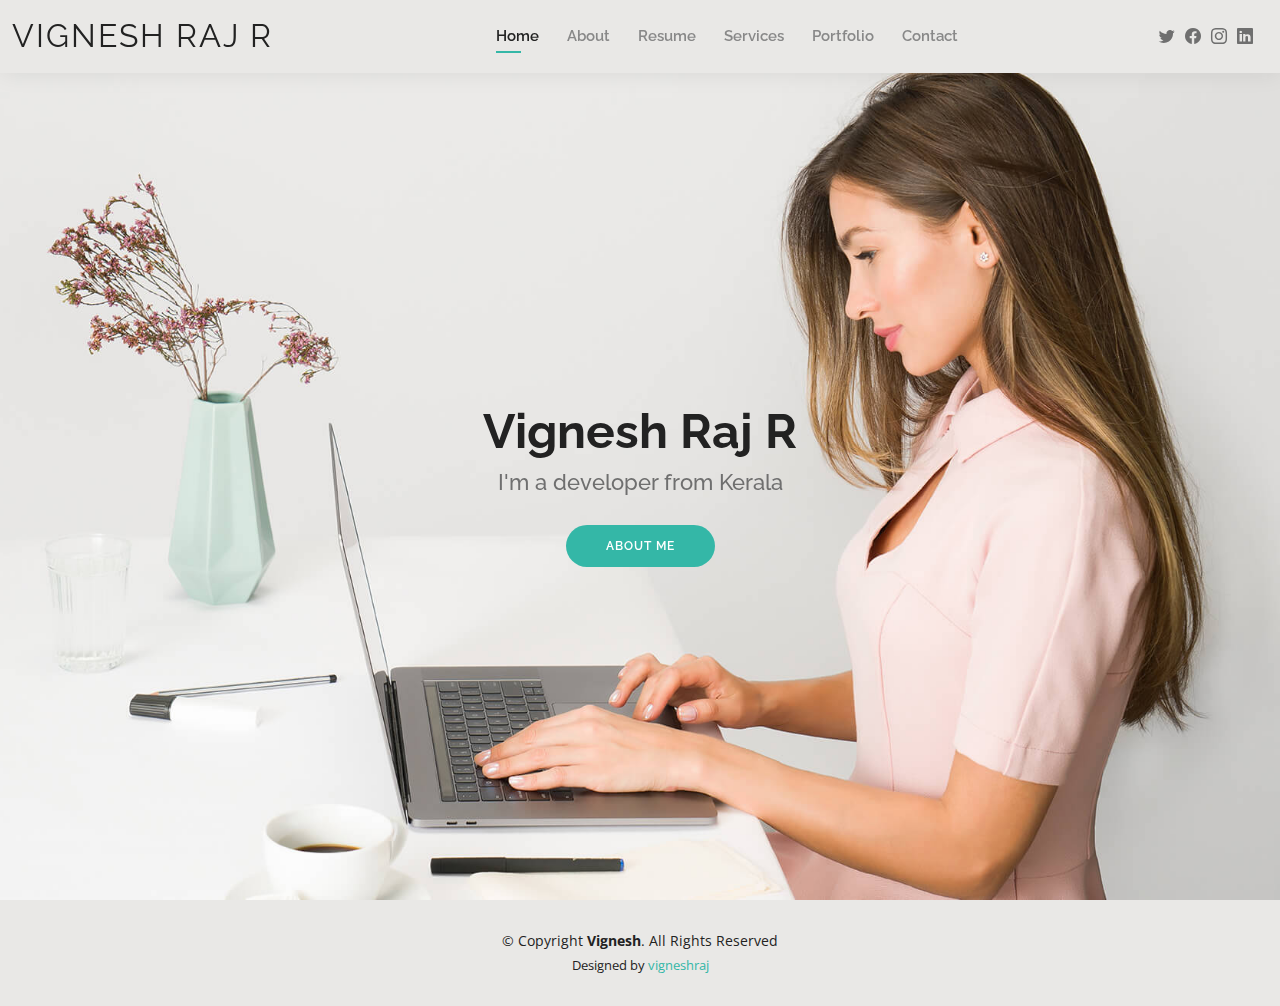
<file: index.html>
<!DOCTYPE html>
<html lang="en">

<head>
  <meta charset="utf-8">
  <meta content="width=device-width, initial-scale=1.0" name="viewport">

  <title>Vignesh Raj R</title>
  <meta content="" name="description">
  <meta content="" name="keywords">

  <!-- Favicons -->
  <link href="assets/img/favicon.png" rel="icon">
  <link href="assets/img/apple-touch-icon.png" rel="apple-touch-icon">

  <!-- Google Fonts -->
  <link href="https://fonts.googleapis.com/css?family=Open+Sans:300,300i,400,400i,600,600i,700,700i|Raleway:300,300i,400,400i,500,500i,600,600i,700,700i|Poppins:300,300i,400,400i,500,500i,600,600i,700,700i" rel="stylesheet">

  <!-- Vendor CSS Files -->
  <link href="assets/vendor/aos/aos.css" rel="stylesheet">
  <link href="assets/vendor/bootstrap/css/bootstrap.min.css" rel="stylesheet">
  <link href="assets/vendor/bootstrap-icons/bootstrap-icons.css" rel="stylesheet">
  <link href="assets/vendor/boxicons/css/boxicons.min.css" rel="stylesheet">
  <link href="assets/vendor/glightbox/css/glightbox.min.css" rel="stylesheet">
  <link href="assets/vendor/swiper/swiper-bundle.min.css" rel="stylesheet">

  <!-- Template Main CSS File -->
  <link href="assets/css/style.css" rel="stylesheet">

  <!-- =======================================================
  * Template Name: Kelly - v4.7.0
  * Template URL: https://bootstrapmade.com/kelly-free-bootstrap-cv-resume-html-template/
  * Author: BootstrapMade.com
  * License: https://bootstrapmade.com/license/
  ======================================================== -->
</head>

<body>

  <!-- ======= Header ======= -->
  <header id="header" class="fixed-top">
    <div class="container-fluid d-flex justify-content-between align-items-center">

      <h1 class="logo me-auto me-lg-0"><a href="index.html">Vignesh Raj R</a></h1>
      <!-- Uncomment below if you prefer to use an image logo -->
      <!-- <a href="index.html" class="logo"><img src="assets/img/logo.png" alt="" class="img-fluid"></a>-->

      <nav id="navbar" class="navbar order-last order-lg-0">
        <ul>
          <li><a class="active" href="index.html">Home</a></li>
          <li><a href="about.html">About</a></li>
          <li><a href="resume.html">Resume</a></li>
          <li><a href="services.html">Services</a></li>
          <li><a href="portfolio.html">Portfolio</a></li>
          <li><a href="contact.html">Contact</a></li>
        </ul>
        <i class="bi bi-list mobile-nav-toggle"></i>
      </nav><!-- .navbar -->

      <div class="header-social-links">
        <a href="#" class="twitter"><i class="bi bi-twitter"></i></a>
        <a href="#" class="facebook"><i class="bi bi-facebook"></i></a>
        <a href="https://www.instagram.com/vigneshrajviki/" class="instagram"><i class="bi bi-instagram"></i></a>
        <a href="https://www.linkedin.com/in/vignesh-raj-r-bb926b184/" class="linkedin"><i class="bi bi-linkedin"></i></i></a>
      </div>

    </div>

  </header><!-- End Header -->

  <!-- ======= Hero Section ======= -->
  <section id="hero" class="d-flex align-items-center">
    <div class="container d-flex flex-column align-items-center" data-aos="zoom-in" data-aos-delay="100">
      <h1>Vignesh Raj R</h1>
      <h2>I'm a developer from Kerala</h2>
      <a href="about.html" class="btn-about">About Me</a>
    </div>
  </section><!-- End Hero -->

  <!-- ======= Footer ======= -->
  <footer id="footer">
    <div class="container">
      <div class="copyright">
        &copy; Copyright <strong><span>Vignesh</span></strong>. All Rights Reserved
      </div>
      <div class="credits">
        <!-- All the links in the footer should remain intact. -->
        <!-- You can delete the links only if you purchased the pro version. -->
        <!-- Licensing information: https://bootstrapmade.com/license/ -->
        <!-- Purchase the pro version with working PHP/AJAX contact form: https://bootstrapmade.com/kelly-free-bootstrap-cv-resume-html-template/ -->
        Designed by <a href="https://bootstrapmade.com/">vigneshraj</a>
      </div>
    </div>
  </footer><!-- End  Footer -->

  <div id="preloader"></div>
  <a href="#" class="back-to-top d-flex align-items-center justify-content-center"><i class="bi bi-arrow-up-short"></i></a>

  <!-- Vendor JS Files -->
  <script src="assets/vendor/purecounter/purecounter.js"></script>
  <script src="assets/vendor/aos/aos.js"></script>
  <script src="assets/vendor/bootstrap/js/bootstrap.bundle.min.js"></script>
  <script src="assets/vendor/glightbox/js/glightbox.min.js"></script>
  <script src="assets/vendor/isotope-layout/isotope.pkgd.min.js"></script>
  <script src="assets/vendor/swiper/swiper-bundle.min.js"></script>
  <script src="assets/vendor/waypoints/noframework.waypoints.js"></script>
  <script src="assets/vendor/php-email-form/validate.js"></script>

  <!-- Template Main JS File -->
  <script src="assets/js/main.js"></script>

</body>

</html>
</file>
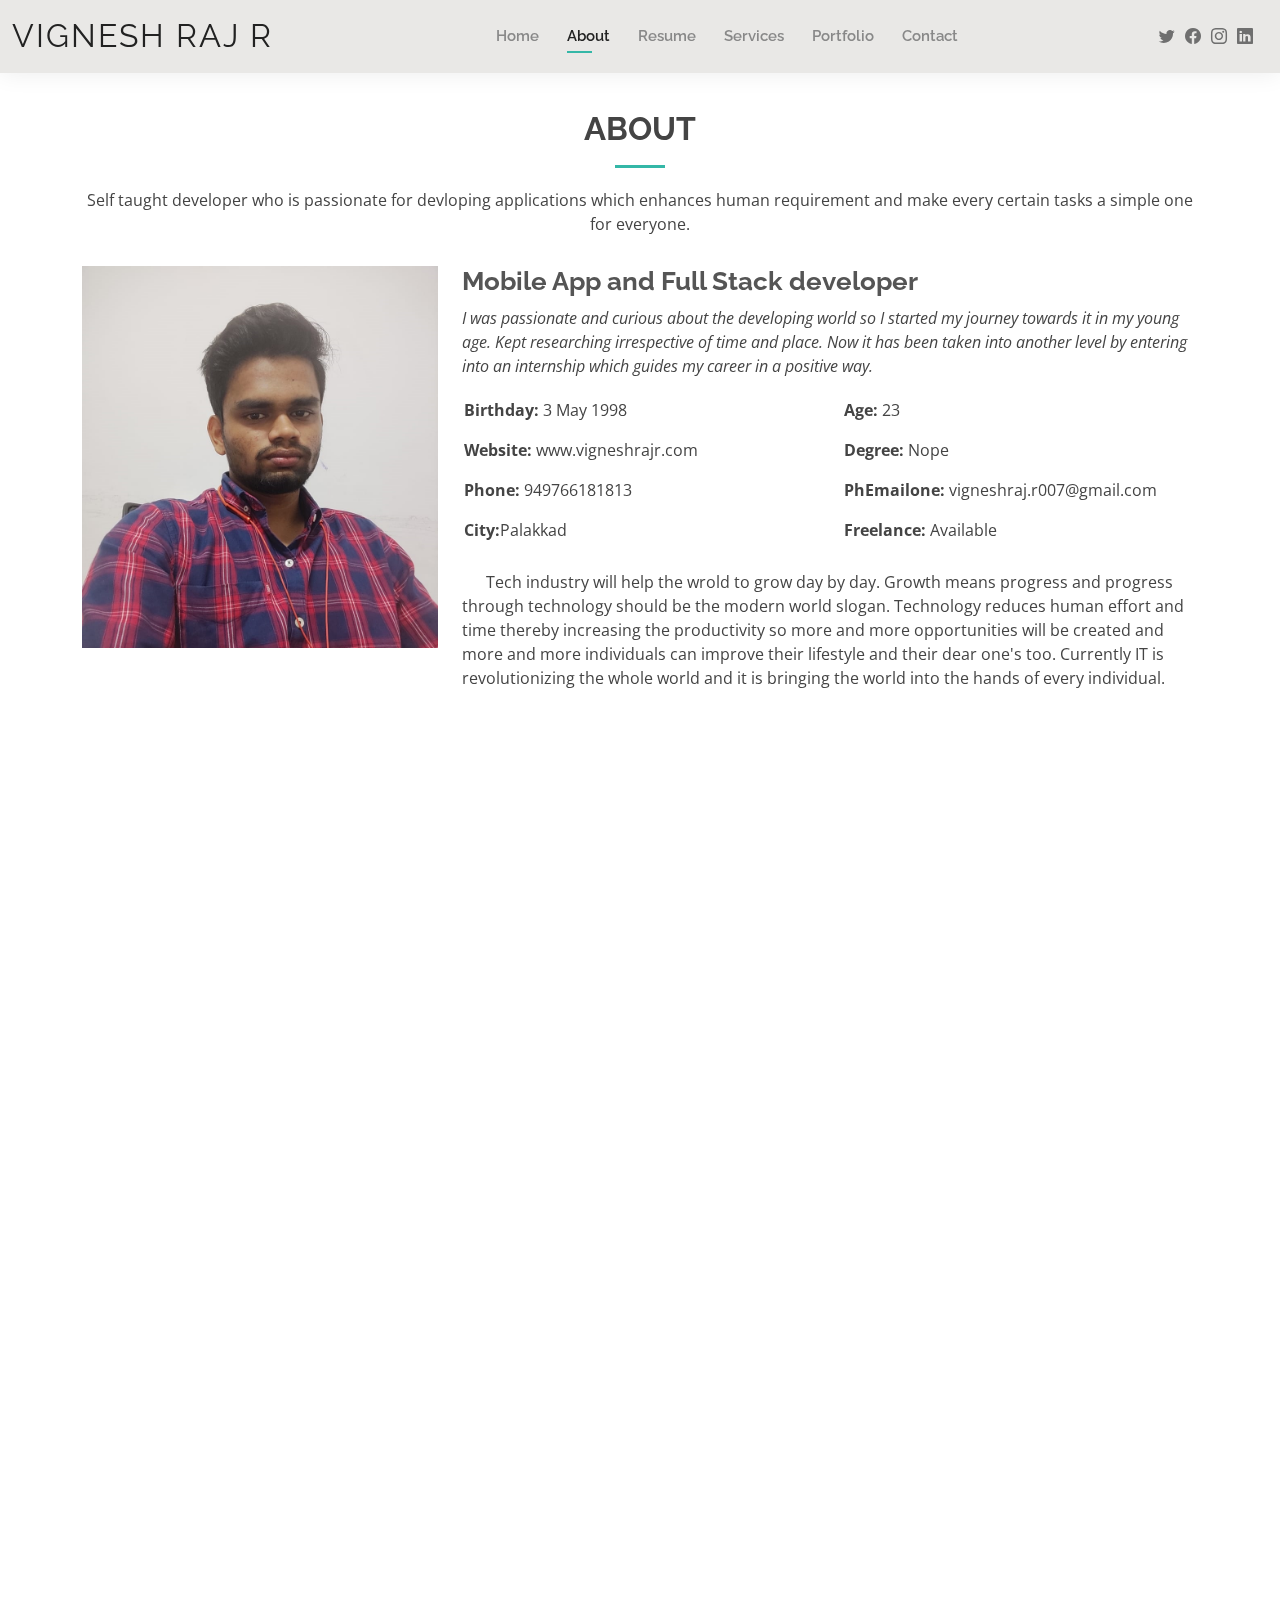
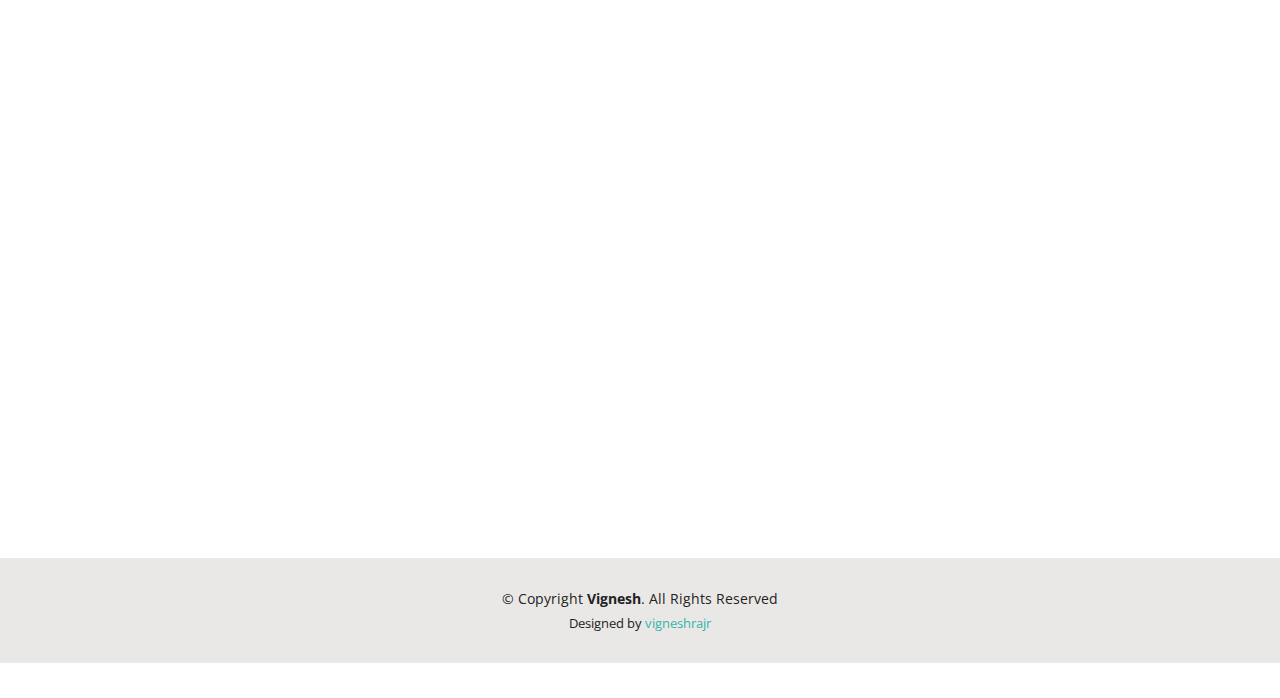
<file: about.html>
<!DOCTYPE html>
<html lang="en">

<head>
  <meta charset="utf-8">
  <meta content="width=device-width, initial-scale=1.0" name="viewport">

  <title>About-VigneshRaj R</title>
  <meta content="" name="description">
  <meta content="" name="keywords">

  <!-- Favicons -->
  <link href="assets/img/favicon.png" rel="icon">
  <link href="assets/img/apple-touch-icon.png" rel="apple-touch-icon">

  <!-- Google Fonts -->
  <link href="https://fonts.googleapis.com/css?family=Open+Sans:300,300i,400,400i,600,600i,700,700i|Raleway:300,300i,400,400i,500,500i,600,600i,700,700i|Poppins:300,300i,400,400i,500,500i,600,600i,700,700i" rel="stylesheet">

  <!-- Vendor CSS Files -->
  <link href="assets/vendor/aos/aos.css" rel="stylesheet">
  <link href="assets/vendor/bootstrap/css/bootstrap.min.css" rel="stylesheet">
  <link href="assets/vendor/bootstrap-icons/bootstrap-icons.css" rel="stylesheet">
  <link href="assets/vendor/boxicons/css/boxicons.min.css" rel="stylesheet">
  <link href="assets/vendor/glightbox/css/glightbox.min.css" rel="stylesheet">
  <link href="assets/vendor/swiper/swiper-bundle.min.css" rel="stylesheet">

  <!-- Template Main CSS File -->
  <link href="assets/css/style.css" rel="stylesheet">

  <!-- =======================================================
  * Template Name: Kelly - v4.7.0
  * Template URL: https://bootstrapmade.com/kelly-free-bootstrap-cv-resume-html-template/
  * Author: BootstrapMade.com
  * License: https://bootstrapmade.com/license/
  ======================================================== -->
</head>

<body>

  <!-- ======= Header ======= -->
  <header id="header" class="fixed-top">
    <div class="container-fluid d-flex justify-content-between align-items-center">

      <h1 class="logo me-auto me-lg-0"><a href="index.html">vignesh raj r</a></h1>
      <!-- Uncomment below if you prefer to use an image logo -->
      <!-- <a href="index.html" class="logo"><img src="assets/img/logo.png" alt="" class="img-fluid"></a>-->

      <nav id="navbar" class="navbar order-last order-lg-0">
        <ul>
          <li><a href="index.html">Home</a></li>
          <li><a class="active" href="about.html">About</a></li>
          <li><a href="resume.html">Resume</a></li>
          <li><a href="services.html">Services</a></li>
          <li><a href="portfolio.html">Portfolio</a></li>
          <li><a href="contact.html">Contact</a></li>
        </ul>
        <i class="bi bi-list mobile-nav-toggle"></i>
      </nav><!-- .navbar -->

      <div class="header-social-links">
        <a href="#" class="twitter"><i class="bi bi-twitter"></i></a>
        <a href="#" class="facebook"><i class="bi bi-facebook"></i></a>
        <a href="https://www.instagram.com/vigneshrajviki/" class="instagram"><i class="bi bi-instagram"></i></a>
        <a href="https://www.linkedin.com/in/vignesh-raj-r-bb926b184/" class="linkedin"><i class="bi bi-linkedin"></i></i></a>
      </div>

    </div>

  </header><!-- End Header -->

  <main id="main">

    <!-- ======= About Section ======= -->
    <section id="about" class="about">
      <div class="container" data-aos="fade-up">

        <div class="section-title">
          <h2>About</h2>
          <p>Self taught developer who is passionate for devloping applications which enhances human requirement and make every certain tasks a simple one for everyone.</p>
        </div>

        <div class="row">
          <div class="col-lg-4">
            <img src="assets/img/about.jpeg" class="img-fluid" alt="">
          </div>
          <div class="col-lg-8 pt-4 pt-lg-0 content">
            <h3>Mobile App and Full Stack developer</h3>
            <p class="fst-italic">
             I was passionate and curious about the developing world so I started my journey towards it in my young age. Kept researching irrespective of time and place.
              Now it has been taken into another level by entering into an internship which guides my career in a positive way.
            </p>
            <div class="row">
              <div class="col-lg-6">
                <ul>
                  <li><i class="bi bi-rounded-right"></i> <strong>Birthday:</strong> 3 May 1998</li>
                  <li><i class="bi bi-rounded-right"></i> <strong>Website:</strong> www.vigneshrajr.com</li>
                  <li><i class="bi bi-rounded-right"></i> <strong>Phone:</strong> 949766181813</li>
                  <li><i class="bi bi-rounded-right"></i> <strong>City:</strong>Palakkad</li>
                </ul>
              </div>
              <div class="col-lg-6">
                <ul>
                  <li><i class="bi bi-rounded-right"></i> <strong>Age:</strong> 23</li>
                  <li><i class="bi bi-rounded-right"></i> <strong>Degree:</strong> Nope</li>
                  <li><i class="bi bi-rounded-right"></i> <strong>PhEmailone:</strong> vigneshraj.r007@gmail.com</li>
                  <li><i class="bi bi-rounded-right"></i> <strong>Freelance:</strong> Available</li>
                </ul>
              </div>
            </div>
            <p>
             &nbsp;&nbsp;&nbsp;&nbsp;&nbsp; Tech industry will help the wrold to grow day by day. Growth means progress and progress through technology
              should be the modern world slogan. Technology reduces human effort and time thereby increasing the productivity
              so more and more opportunities will be created and more and more individuals can improve their lifestyle and 
              their dear one's too. Currently IT is revolutionizing the whole world and it is bringing the world into the hands of 
              every individual. 
              </p>
          </div>
        </div>

      </div>
    </section><!-- End About Section -->

    <!-- ======= Skills Section ======= -->
    <section id="skills" class="skills">
      <div class="container" data-aos="fade-up">

        <div class="section-title">
          <h2>Skills</h2>
          <p>Following are the skillsets of me achieved by different ways of learning both online and offline practises.</p>
        </div>

        <div class="row skills-content">

          <div class="col-lg-6">

            <div class="progress">
              <span class="skill">HTML <i class="val">100%</i></span>
              <div class="progress-bar-wrap">
                <div class="progress-bar" role="progressbar" aria-valuenow="100" aria-valuemin="0" aria-valuemax="100"></div>
              </div>
            </div>

            <div class="progress">
              <span class="skill">CSS <i class="val">90%</i></span>
              <div class="progress-bar-wrap">
                <div class="progress-bar" role="progressbar" aria-valuenow="90" aria-valuemin="0" aria-valuemax="100"></div>
              </div>
            </div>

            <div class="progress">
              <span class="skill">JavaScript <i class="val">75%</i></span>
              <div class="progress-bar-wrap">
                <div class="progress-bar" role="progressbar" aria-valuenow="75" aria-valuemin="0" aria-valuemax="100"></div>
              </div>
            </div>

          </div>

          <div class="col-lg-6">

            <div class="progress">
              <span class="skill">PHP <i class="val">80%</i></span>
              <div class="progress-bar-wrap">
                <div class="progress-bar" role="progressbar" aria-valuenow="80" aria-valuemin="0" aria-valuemax="100"></div>
              </div>
            </div>

            <div class="progress">
              <span class="skill">Flutter <i class="val">90%</i></span>
              <div class="progress-bar-wrap">
                <div class="progress-bar" role="progressbar" aria-valuenow="90" aria-valuemin="0" aria-valuemax="100"></div>
              </div>
            </div>

            <div class="progress">
              <span class="skill">Photoshop <i class="val">55%</i></span>
              <div class="progress-bar-wrap">
                <div class="progress-bar" role="progressbar" aria-valuenow="55" aria-valuemin="0" aria-valuemax="100"></div>
              </div>
            </div>

          </div>

        </div>

      </div>
    </section><!-- End Skills Section -->

    <!-- ======= Facts Section ======= -->
    <section id="facts" class="facts">
      <div class="container" data-aos="fade-up">

        <div class="section-title">
          <h2>Facts</h2>
          <p>Experience is one thing we get by putting effort and time for achieve a goal and the lessons learnt from descisions made. In that way 
            these are the various works or projects done and I have earned many happy clients all over the globe.
          </p>
        </div>

        <div class="row counters">

          <div class="col-lg-3 col-6 text-center">
            <span data-purecounter-start="0" data-purecounter-end="232" data-purecounter-duration="1" class="purecounter"></span>
            <p>Clients</p>
          </div>

          <div class="col-lg-3 col-6 text-center">
            <span data-purecounter-start="0" data-purecounter-end="521" data-purecounter-duration="1" class="purecounter"></span>
            <p>Projects</p>
          </div>

          <div class="col-lg-3 col-6 text-center">
            <span data-purecounter-start="0" data-purecounter-end="1463" data-purecounter-duration="1" class="purecounter"></span>
            <p>Hours Of Support</p>
          </div>

          <div class="col-lg-3 col-6 text-center">
            <span data-purecounter-start="0" data-purecounter-end="15" data-purecounter-duration="1" class="purecounter"></span>
            <p>Hard Workers</p>
          </div>

        </div>

      </div>
    </section><!-- End Facts Section -->

    <!-- ======= Testimonials Section ======= -->
    <section id="testimonials" class="testimonials">
      <div class="container" data-aos="fade-up">

        <div class="section-title">
          <h2>Testimonials</h2>
          <p>
            Validation is not only means having a degree authorized by any institution or university that you are able to do 
            something. Also the feedback from your beloved customers is also a great validation for you and it's more important for your growth.
          </p>
        </div>

        <div class="testimonials-slider swiper" data-aos="fade-up" data-aos-delay="100">
          <div class="swiper-wrapper">

            <div class="swiper-slide">
              <div class="testimonial-item">
                <img src="assets/img/testimonials/testimonials-1.jpg" class="testimonial-img" alt="">
                <h3>Saul Goodman</h3>
                <h4>Ceo &amp; Founder</h4>
                <p>
                  <i class="bx bxs-quote-alt-left quote-icon-left"></i>
                  Expected outcomes was filled in both qualitatively and quantitatively manner and I will highly recommend
                  for my business partners.
                  <i class="bx bxs-quote-alt-right quote-icon-right"></i>
                </p>
              </div>
            </div><!-- End testimonial item -->

            <div class="swiper-slide">
              <div class="testimonial-item">
                <img src="assets/img/testimonials/testimonials-2.jpg" class="testimonial-img" alt="">
                <h3>Sara Wilsson</h3>
                <h4>Designer</h4>
                <p>
                  <i class="bx bxs-quote-alt-left quote-icon-left"></i>
                  Expected outcomes was filled in both qualitatively and quantitatively manner and I will highly recommend
                  for my business partners.
                  <i class="bx bxs-quote-alt-right quote-icon-right"></i>
                </p>
              </div>
            </div><!-- End testimonial item -->

            <div class="swiper-slide">
              <div class="testimonial-item">
                <img src="assets/img/testimonials/testimonials-3.jpg" class="testimonial-img" alt="">
                <h3>Jena Karlis</h3>
                <h4>Store Owner</h4>
                <p>
                  <i class="bx bxs-quote-alt-left quote-icon-left"></i>
                  Expected outcomes was filled in both qualitatively and quantitatively manner and I will highly recommend
                  for my business partners.
                  <i class="bx bxs-quote-alt-right quote-icon-right"></i>
                </p>
              </div>
            </div><!-- End testimonial item -->

            <div class="swiper-slide">
              <div class="testimonial-item">
                <img src="assets/img/testimonials/testimonials-4.jpg" class="testimonial-img" alt="">
                <h3>Matt Brandon</h3>
                <h4>Freelancer</h4>
                <p>
                  <i class="bx bxs-quote-alt-left quote-icon-left"></i>
                  Expected outcomes was filled in both qualitatively and quantitatively manner and I will highly recommend
                  for my business partners.
                  <i class="bx bxs-quote-alt-right quote-icon-right"></i>
                </p>
              </div>
            </div><!-- End testimonial item -->

            <div class="swiper-slide">
              <div class="testimonial-item">
                <img src="assets/img/testimonials/testimonials-5.jpg" class="testimonial-img" alt="">
                <h3>John Larson</h3>
                <h4>Entrepreneur</h4>
                <p>
                  <i class="bx bxs-quote-alt-left quote-icon-left"></i>
                  Expected outcomes was filled in both qualitatively and quantitatively manner and I will highly recommend
                  for my business partners.
                  <i class="bx bxs-quote-alt-right quote-icon-right"></i>
                </p>
              </div>
            </div><!-- End testimonial item -->

          </div>
          <div class="swiper-pagination"></div>
        </div>

      </div>
    </section><!-- End Testimonials Section -->

  </main><!-- End #main -->

  <!-- ======= Footer ======= -->
  <footer id="footer">
    <div class="container">
      <div class="copyright">
        &copy; Copyright <strong><span>Vignesh</span></strong>. All Rights Reserved
      </div>
      <div class="credits">
        <!-- All the links in the footer should remain intact. -->
        <!-- You can delete the links only if you purchased the pro version. -->
        <!-- Licensing information: https://bootstrapmade.com/license/ -->
        <!-- Purchase the pro version with working PHP/AJAX contact form: https://bootstrapmade.com/kelly-free-bootstrap-cv-resume-html-template/ -->
        Designed by <a href="https://bootstrapmade.com/">vigneshrajr</a>
      </div>
    </div>
  </footer><!-- End  Footer -->

  <div id="preloader"></div>
  <a href="#" class="back-to-top d-flex align-items-center justify-content-center"><i class="bi bi-arrow-up-short"></i></a>

  <!-- Vendor JS Files -->
  <script src="assets/vendor/purecounter/purecounter.js"></script>
  <script src="assets/vendor/aos/aos.js"></script>
  <script src="assets/vendor/bootstrap/js/bootstrap.bundle.min.js"></script>
  <script src="assets/vendor/glightbox/js/glightbox.min.js"></script>
  <script src="assets/vendor/isotope-layout/isotope.pkgd.min.js"></script>
  <script src="assets/vendor/swiper/swiper-bundle.min.js"></script>
  <script src="assets/vendor/waypoints/noframework.waypoints.js"></script>
  <script src="assets/vendor/php-email-form/validate.js"></script>

  <!-- Template Main JS File -->
  <script src="assets/js/main.js"></script>

</body>

</html>
</file>
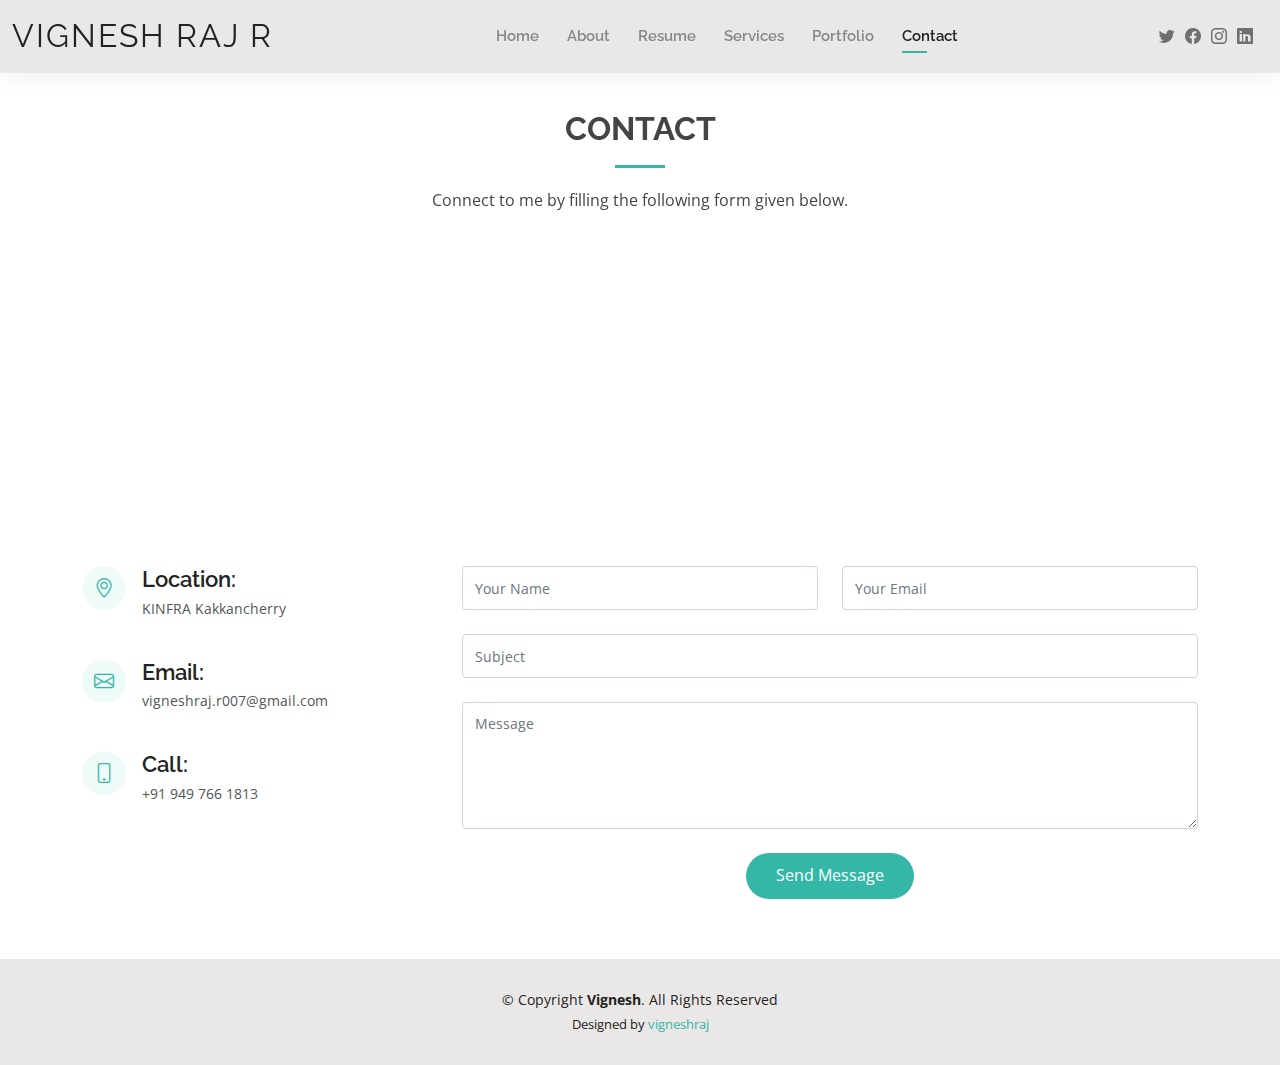
<file: contact.html>
<!DOCTYPE html>
<html lang="en">

<head>
  <meta charset="utf-8">
  <meta content="width=device-width, initial-scale=1.0" name="viewport">

  <title>Contact-Vignesh Raj R</title>
  <meta content="" name="description">
  <meta content="" name="keywords">

  <!-- Favicons -->
  <link href="assets/img/favicon.png" rel="icon">
  <link href="assets/img/apple-touch-icon.png" rel="apple-touch-icon">

  <!-- Google Fonts -->
  <link href="https://fonts.googleapis.com/css?family=Open+Sans:300,300i,400,400i,600,600i,700,700i|Raleway:300,300i,400,400i,500,500i,600,600i,700,700i|Poppins:300,300i,400,400i,500,500i,600,600i,700,700i" rel="stylesheet">

  <!-- Vendor CSS Files -->
  <link href="assets/vendor/aos/aos.css" rel="stylesheet">
  <link href="assets/vendor/bootstrap/css/bootstrap.min.css" rel="stylesheet">
  <link href="assets/vendor/bootstrap-icons/bootstrap-icons.css" rel="stylesheet">
  <link href="assets/vendor/boxicons/css/boxicons.min.css" rel="stylesheet">
  <link href="assets/vendor/glightbox/css/glightbox.min.css" rel="stylesheet">
  <link href="assets/vendor/swiper/swiper-bundle.min.css" rel="stylesheet">

  <!-- Template Main CSS File -->
  <link href="assets/css/style.css" rel="stylesheet">
  <script src="https://ajax.googleapis.com/ajax/libs/jquery/3.5.1/jquery.min.js"></script>

  <!-- =======================================================
  * Template Name: Kelly - v4.7.0
  * Template URL: https://bootstrapmade.com/kelly-free-bootstrap-cv-resume-html-template/
  * Author: BootstrapMade.com
  * License: https://bootstrapmade.com/license/
  ======================================================== -->
</head>

<body>

  <!-- ======= Header ======= -->
  <header id="header" class="fixed-top">
    <div class="container-fluid d-flex justify-content-between align-items-center">

      <h1 class="logo me-auto me-lg-0"><a href="index.html">Vignesh Raj R</a></h1>
      <!-- Uncomment below if you prefer to use an image logo -->
      <!-- <a href="index.html" class="logo"><img src="assets/img/logo.png" alt="" class="img-fluid"></a>-->

      <nav id="navbar" class="navbar order-last order-lg-0">
        <ul>
          <li><a href="index.html">Home</a></li>
          <li><a href="about.html">About</a></li>
          <li><a href="resume.html">Resume</a></li>
          <li><a href="services.html">Services</a></li>
          <li><a href="portfolio.html">Portfolio</a></li>
          <li><a class="active" href="contact.html">Contact</a></li>
        </ul>
        <i class="bi bi-list mobile-nav-toggle"></i>
      </nav><!-- .navbar -->

      <div class="header-social-links">
        <a href="#" class="twitter"><i class="bi bi-twitter"></i></a>
        <a href="#" class="facebook"><i class="bi bi-facebook"></i></a>
        <a href="https://www.instagram.com/vigneshrajviki/" class="instagram"><i class="bi bi-instagram"></i></a>
        <a href="https://www.linkedin.com/in/vignesh-raj-r-bb926b184/" class="linkedin"><i class="bi bi-linkedin"></i></i></a>
      </div>

    </div>

  </header><!-- End Header -->

  <main id="main">

    <!-- ======= Contact Section ======= -->
    <section id="contact" class="contact">
      <div class="container" data-aos="fade-up">

        <div class="section-title">
          <h2>Contact</h2>
          <p>Connect to me by filling the following form given below.</p>
        </div>

        <div>
          <iframe style="border:0; width: 100%; height: 270px;" src="https://www.google.com/maps/embed?pb=!1m18!1m12!1m3!1d3914.4836039853094!2d75.8912167147219!3d11.151784792067504!2m3!1f0!2f0!3f0!3m2!1i1024!2i768!4f13.1!3m3!1m2!1s0x3ba6513d6a79ea8f%3A0xca7fe369546aec60!2sBrototype!5e0!3m2!1sen!2sin!4v1651816457163!5m2!1sen!2sin" frameborder="0" allowfullscreen></iframe>
        </div>

        <div class="row mt-5">

          <div class="col-lg-4">
            <div class="info">
              <div class="address">
                <i class="bi bi-geo-alt"></i>
                <h4>Location:</h4>
                <p>KINFRA Kakkancherry</p>
              </div>

              <div class="email">
                <i class="bi bi-envelope"></i>
                <h4>Email:</h4>
                <p>vigneshraj.r007@gmail.com</p>
              </div>

              <div class="phone">
                <i class="bi bi-phone"></i>
                <h4>Call:</h4>
                <p>+91 949 766 1813</p>
              </div>

            </div>

          </div>

          <div class="col-lg-8 mt-5 mt-lg-0">

            <form id="submit-form" action="" class="php-email-for">
              <div class="row">
                <div class="col-md-6 form-group">
                  <input type="text" name="name" class="form-control" id="name" placeholder="Your Name" required>
                </div>
                <div class="col-md-6 form-group mt-3 mt-md-0">
                  <input type="email" class="form-control" name="email" id="email" placeholder="Your Email" required>
                </div>
              </div>
              <div class="form-group mt-3">
                <input type="text" class="form-control" name="subject" id="subject" placeholder="Subject" required>
              </div>
              <div class="form-group mt-3">
                <textarea class="form-control" name="message" rows="5" placeholder="Message" required></textarea>
              </div>
              <div class="my-3">
                <div class="loading">Loading</div>
                <div class="error-message"></div>
                <div class="sent-message">Your message has been sent. Thank you!</div>
              </div>
              <div class="text-center"><button type="submit">Send Message</button></div>
            </form>

          </div>

        </div>

      </div>
    </section><!-- End Contact Section -->

  </main><!-- End #main -->

  <!-- ======= Footer ======= -->
  <footer id="footer">
    <div class="container">
      <div class="copyright">
        &copy; Copyright <strong><aspn>Vignesh</span></strong>. All Rights Reserved
      </div>
      <div class="credits">
        <!-- All the links in the footer should remain intact. -->
        <!-- You can delete the links only if you purchased the pro version. -->
        <!-- Licensing information: https://bootstrapmade.com/license/ -->
        <!-- Purchase the pro version with working PHP/AJAX contact form: https://bootstrapmade.com/kelly-free-bootstrap-cv-resume-html-template/ -->
        Designed by <a href="https://bootstrapmade.com/">vigneshraj</a>
      </div>
    </div>
  </footer><!-- End  Footer -->

  <div id="preloader"></div>
  <a href="#" class="back-to-top d-flex align-items-center justify-content-center"><i class="bi bi-arrow-up-short"></i></a>

  <!-- Vendor JS Files -->
  <script src="assets/vendor/purecounter/purecounter.js"></script>
  <script src="assets/vendor/aos/aos.js"></script>
  <script src="assets/vendor/bootstrap/js/bootstrap.bundle.min.js"></script>
  <script src="assets/vendor/glightbox/js/glightbox.min.js"></script>
  <script src="assets/vendor/isotope-layout/isotope.pkgd.min.js"></script>
  <script src="assets/vendor/swiper/swiper-bundle.min.js"></script>
  <script src="assets/vendor/waypoints/noframework.waypoints.js"></script>
  <script src="assets/vendor/php-email-form/validate.js"></script>

  <!-- Template Main JS File -->
  <script src="assets/js/main.js"></script>
  <script>
    $("#submit-form").submit((e)=>{
        e.preventDefault()
        $.ajax({
            url:"https://script.google.com/macros/s/AKfycbzJ6dfejVVstlTUbTytsSd9wpuCwBeVSR8Xg07QohPC0XNsBk-79H3o4Oxa1rugonc/exec",
            data:$("#submit-form").serialize(),
            method:"post",
            success:function (response){
                alert("Form submitted successfully")
                window.location.reload()
                //window.location.href="https://google.com"
            },
            error:function (err){
                alert("Something Error")

            }
        })
    })
</script>

</body>

</html>
</file>
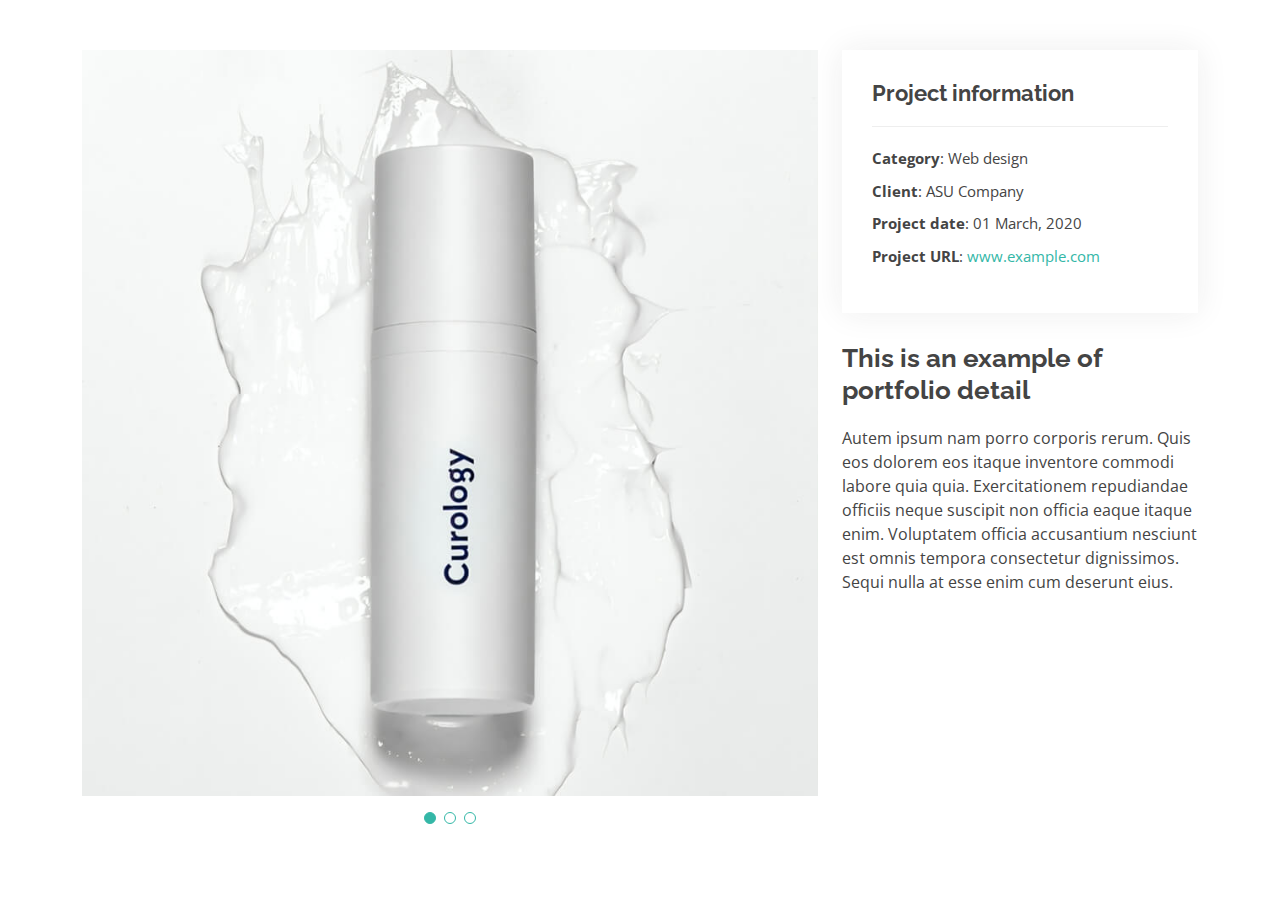
<file: portfolio-details.html>
<!DOCTYPE html>
<html lang="en">

<head>
  <meta charset="utf-8">
  <meta content="width=device-width, initial-scale=1.0" name="viewport">

  <title>Portfolio Details - Kelly Bootstrap Template</title>
  <meta content="" name="description">
  <meta content="" name="keywords">

  <!-- Favicons -->
  <link href="assets/img/favicon.png" rel="icon">
  <link href="assets/img/apple-touch-icon.png" rel="apple-touch-icon">

  <!-- Google Fonts -->
  <link href="https://fonts.googleapis.com/css?family=Open+Sans:300,300i,400,400i,600,600i,700,700i|Raleway:300,300i,400,400i,500,500i,600,600i,700,700i|Poppins:300,300i,400,400i,500,500i,600,600i,700,700i" rel="stylesheet">

  <!-- Vendor CSS Files -->
  <link href="assets/vendor/aos/aos.css" rel="stylesheet">
  <link href="assets/vendor/bootstrap/css/bootstrap.min.css" rel="stylesheet">
  <link href="assets/vendor/bootstrap-icons/bootstrap-icons.css" rel="stylesheet">
  <link href="assets/vendor/boxicons/css/boxicons.min.css" rel="stylesheet">
  <link href="assets/vendor/glightbox/css/glightbox.min.css" rel="stylesheet">
  <link href="assets/vendor/swiper/swiper-bundle.min.css" rel="stylesheet">

  <!-- Template Main CSS File -->
  <link href="assets/css/style.css" rel="stylesheet">

  <!-- =======================================================
  * Template Name: Kelly - v4.7.0
  * Template URL: https://bootstrapmade.com/kelly-free-bootstrap-cv-resume-html-template/
  * Author: BootstrapMade.com
  * License: https://bootstrapmade.com/license/
  ======================================================== -->
</head>

<body>

  <main id="main">

    <!-- ======= Portfolio Details Section ======= -->
    <section id="portfolio-details" class="portfolio-details">
      <div class="container">

        <div class="row gy-4">

          <div class="col-lg-8">
            <div class="portfolio-details-slider swiper">
              <div class="swiper-wrapper align-items-center">

                <div class="swiper-slide">
                  <img src="assets/img/portfolio/portfolio-1.jpg" alt="">
                </div>

                <div class="swiper-slide">
                  <img src="assets/img/portfolio/portfolio-2.jpg" alt="">
                </div>

                <div class="swiper-slide">
                  <img src="assets/img/portfolio/portfolio-3.jpg" alt="">
                </div>

              </div>
              <div class="swiper-pagination"></div>
            </div>
          </div>

          <div class="col-lg-4">
            <div class="portfolio-info">
              <h3>Project information</h3>
              <ul>
                <li><strong>Category</strong>: Web design</li>
                <li><strong>Client</strong>: ASU Company</li>
                <li><strong>Project date</strong>: 01 March, 2020</li>
                <li><strong>Project URL</strong>: <a href="#">www.example.com</a></li>
              </ul>
            </div>
            <div class="portfolio-description">
              <h2>This is an example of portfolio detail</h2>
              <p>
                Autem ipsum nam porro corporis rerum. Quis eos dolorem eos itaque inventore commodi labore quia quia. Exercitationem repudiandae officiis neque suscipit non officia eaque itaque enim. Voluptatem officia accusantium nesciunt est omnis tempora consectetur dignissimos. Sequi nulla at esse enim cum deserunt eius.
              </p>
            </div>
          </div>

        </div>

      </div>
    </section><!-- End Portfolio Details Section -->

  </main><!-- End #main -->

  <div id="preloader"></div>
  <a href="#" class="back-to-top d-flex align-items-center justify-content-center"><i class="bi bi-arrow-up-short"></i></a>

  <!-- Vendor JS Files -->
  <script src="assets/vendor/purecounter/purecounter.js"></script>
  <script src="assets/vendor/aos/aos.js"></script>
  <script src="assets/vendor/bootstrap/js/bootstrap.bundle.min.js"></script>
  <script src="assets/vendor/glightbox/js/glightbox.min.js"></script>
  <script src="assets/vendor/isotope-layout/isotope.pkgd.min.js"></script>
  <script src="assets/vendor/swiper/swiper-bundle.min.js"></script>
  <script src="assets/vendor/waypoints/noframework.waypoints.js"></script>
  <script src="assets/vendor/php-email-form/validate.js"></script>

  <!-- Template Main JS File -->
  <script src="assets/js/main.js"></script>

</body>

</html>
</file>
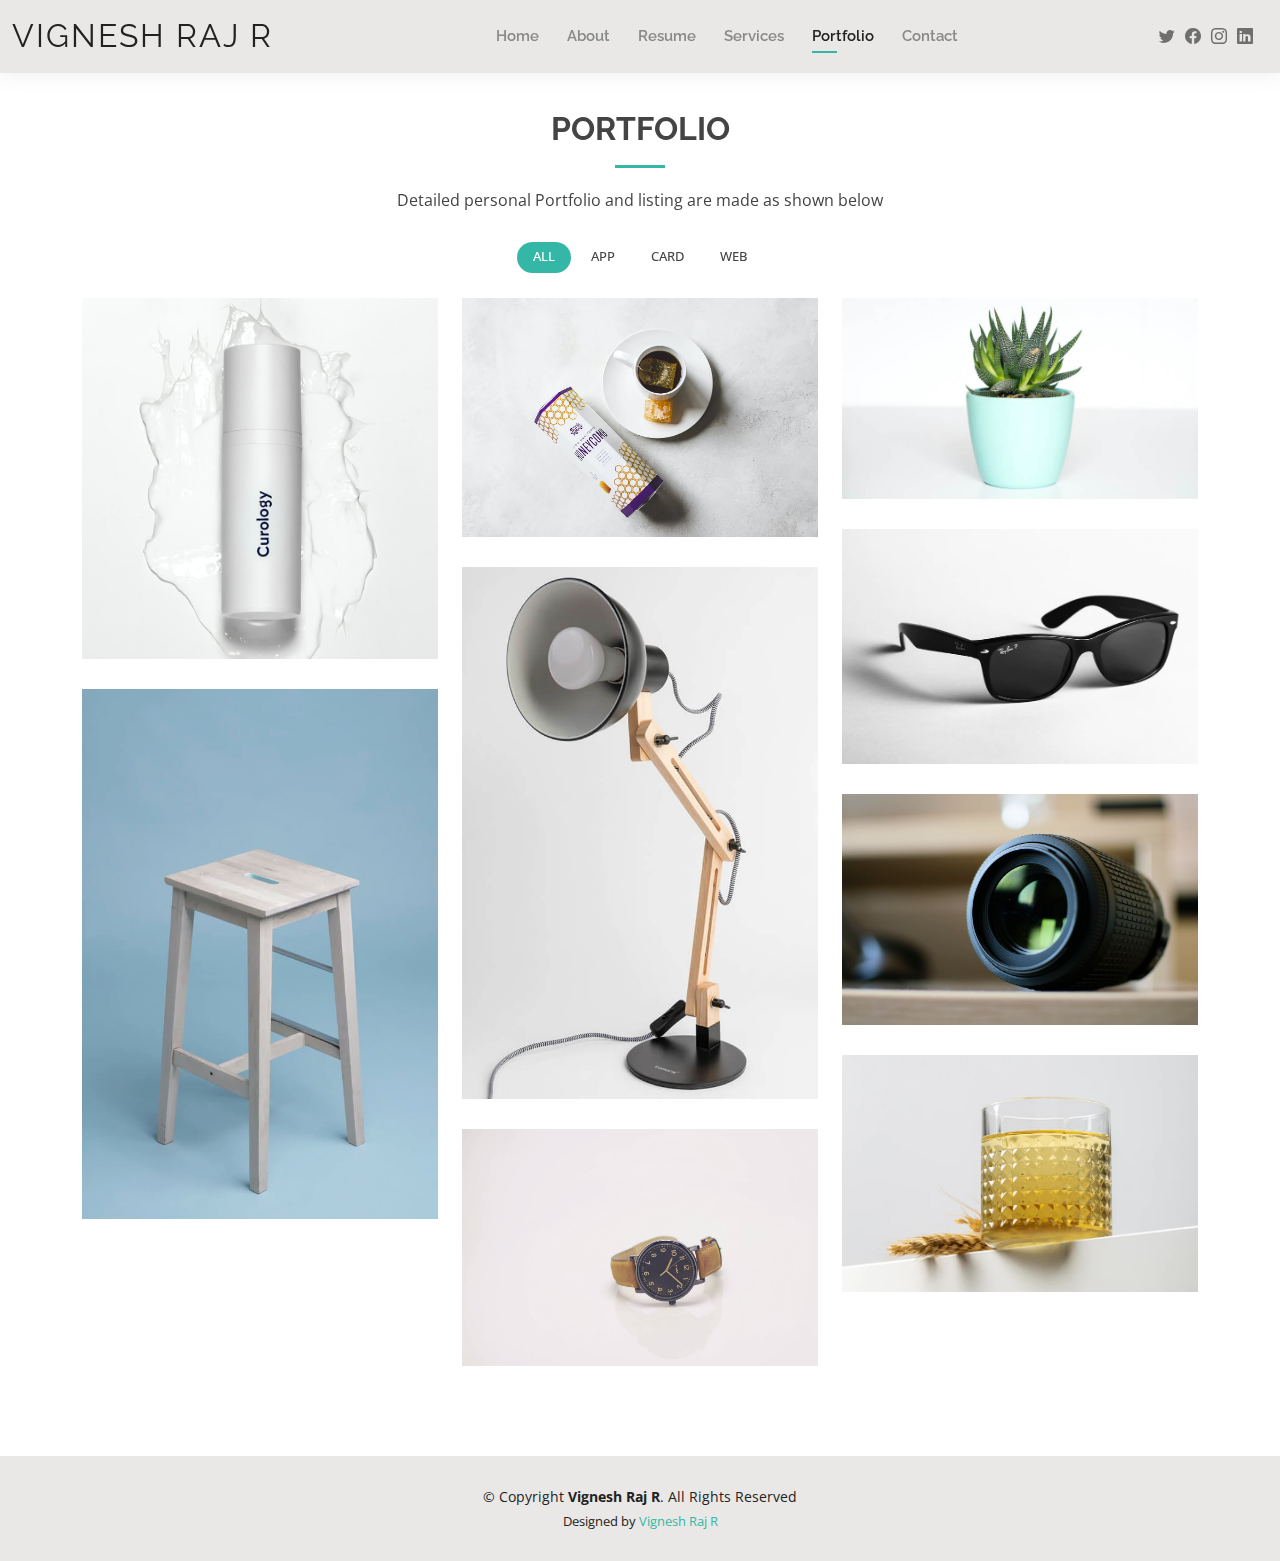
<file: portfolio.html>
<!DOCTYPE html>
<html lang="en">

<head>
  <meta charset="utf-8">
  <meta content="width=device-width, initial-scale=1.0" name="viewport">

  <title>Portfolio-VigneshRaj R</title>
  <meta content="" name="description">
  <meta content="" name="keywords">

  <!-- Favicons -->
  <link href="assets/img/favicon.png" rel="icon">
  <link href="assets/img/apple-touch-icon.png" rel="apple-touch-icon">

  <!-- Google Fonts -->
  <link href="https://fonts.googleapis.com/css?family=Open+Sans:300,300i,400,400i,600,600i,700,700i|Raleway:300,300i,400,400i,500,500i,600,600i,700,700i|Poppins:300,300i,400,400i,500,500i,600,600i,700,700i" rel="stylesheet">

  <!-- Vendor CSS Files -->
  <link href="assets/vendor/aos/aos.css" rel="stylesheet">
  <link href="assets/vendor/bootstrap/css/bootstrap.min.css" rel="stylesheet">
  <link href="assets/vendor/bootstrap-icons/bootstrap-icons.css" rel="stylesheet">
  <link href="assets/vendor/boxicons/css/boxicons.min.css" rel="stylesheet">
  <link href="assets/vendor/glightbox/css/glightbox.min.css" rel="stylesheet">
  <link href="assets/vendor/swiper/swiper-bundle.min.css" rel="stylesheet">

  <!-- Template Main CSS File -->
  <link href="assets/css/style.css" rel="stylesheet">

  <!-- =======================================================
  * Template Name: Kelly - v4.7.0
  * Template URL: https://bootstrapmade.com/kelly-free-bootstrap-cv-resume-html-template/
  * Author: BootstrapMade.com
  * License: https://bootstrapmade.com/license/
  ======================================================== -->
</head>

<body>

  <!-- ======= Header ======= -->
  <header id="header" class="fixed-top">
    <div class="container-fluid d-flex justify-content-between align-items-center">

      <h1 class="logo me-auto me-lg-0"><a href="index.html">Vignesh Raj R</a></h1>
      <!-- Uncomment below if you prefer to use an image logo -->
      <!-- <a href="index.html" class="logo"><img src="assets/img/logo.png" alt="" class="img-fluid"></a>-->

      <nav id="navbar" class="navbar order-last order-lg-0">
        <ul>
          <li><a href="index.html">Home</a></li>
          <li><a href="about.html">About</a></li>
          <li><a href="resume.html">Resume</a></li>
          <li><a href="services.html">Services</a></li>
          <li><a class="active" href="portfolio.html">Portfolio</a></li>
          <li><a href="contact.html">Contact</a></li>
        </ul>
        <i class="bi bi-list mobile-nav-toggle"></i>
      </nav><!-- .navbar -->

      <div class="header-social-links">
        <a href="#" class="twitter"><i class="bi bi-twitter"></i></a>
        <a href="#" class="facebook"><i class="bi bi-facebook"></i></a>
        <a href="#" class="instagram"><i class="bi bi-instagram"></i></a>
        <a href="#" class="linkedin"><i class="bi bi-linkedin"></i></i></a>
      </div>

    </div>

  </header><!-- End Header -->

  <main id="main">

    <!-- ======= Portfolio Section ======= -->
    <section id="portfolio" class="portfolio">
      <div class="container" data-aos="fade-up">

        <div class="section-title">
          <h2>Portfolio</h2>
          <p>Detailed personal Portfolio and listing are made as shown below</p>
        </div>

        <div class="row" data-aos="fade-up" data-aos-delay="100">
          <div class="col-lg-12 d-flex justify-content-center">
            <ul id="portfolio-flters">
              <li data-filter="*" class="filter-active">All</li>
              <li data-filter=".filter-app">App</li>
              <li data-filter=".filter-card">Card</li>
              <li data-filter=".filter-web">Web</li>
            </ul>
          </div>
        </div>

        <div class="row portfolio-container" data-aos="fade-up" data-aos-delay="200">

          <div class="col-lg-4 col-md-6 portfolio-item filter-app">
            <div class="portfolio-wrap">
              <img src="assets/img/portfolio/portfolio-1.jpg" class="img-fluid" alt="">
              <div class="portfolio-info">
                <h4>App 1</h4>
                <p>App</p>
                <div class="portfolio-links">
                  <a href="assets/img/portfolio/portfolio-1.jpg" data-gallery="portfolioGallery" class="portfolio-lightbox" title="App 1"><i class="bx bx-plus"></i></a>
                  <a href="portfolio-details.html" class="portfolio-details-lightbox" data-glightbox="type: external" title="Portfolio Details"><i class="bx bx-link"></i></a>
                </div>
              </div>
            </div>
          </div>

          <div class="col-lg-4 col-md-6 portfolio-item filter-web">
            <div class="portfolio-wrap">
              <img src="assets/img/portfolio/portfolio-2.jpg" class="img-fluid" alt="">
              <div class="portfolio-info">
                <h4>Web 3</h4>
                <p>Web</p>
                <div class="portfolio-links">
                  <a href="assets/img/portfolio/portfolio-2.jpg" data-gallery="portfolioGallery" class="portfolio-lightbox" title="Web 3"><i class="bx bx-plus"></i></a>
                  <a href="portfolio-details.html" class="portfolio-details-lightbox" data-glightbox="type: external" title="Portfolio Details"><i class="bx bx-link"></i></a>
                </div>
              </div>
            </div>
          </div>

          <div class="col-lg-4 col-md-6 portfolio-item filter-app">
            <div class="portfolio-wrap">
              <img src="assets/img/portfolio/portfolio-3.jpg" class="img-fluid" alt="">
              <div class="portfolio-info">
                <h4>App 2</h4>
                <p>App</p>
                <div class="portfolio-links">
                  <a href="assets/img/portfolio/portfolio-3.jpg" data-gallery="portfolioGallery" class="portfolio-lightbox" title="App 2"><i class="bx bx-plus"></i></a>
                  <a href="portfolio-details.html" class="portfolio-details-lightbox" data-glightbox="type: external" title="Portfolio Details"><i class="bx bx-link"></i></a>
                </div>
              </div>
            </div>
          </div>

          <div class="col-lg-4 col-md-6 portfolio-item filter-card">
            <div class="portfolio-wrap">
              <img src="assets/img/portfolio/portfolio-4.jpg" class="img-fluid" alt="">
              <div class="portfolio-info">
                <h4>Card 2</h4>
                <p>Card</p>
                <div class="portfolio-links">
                  <a href="assets/img/portfolio/portfolio-4.jpg" data-gallery="portfolioGallery" class="portfolio-lightbox" title="Card 2"><i class="bx bx-plus"></i></a>
                  <a href="portfolio-details.html" class="portfolio-details-lightbox" data-glightbox="type: external" title="Portfolio Details"><i class="bx bx-link"></i></a>
                </div>
              </div>
            </div>
          </div>

          <div class="col-lg-4 col-md-6 portfolio-item filter-web">
            <div class="portfolio-wrap">
              <img src="assets/img/portfolio/portfolio-5.jpg" class="img-fluid" alt="">
              <div class="portfolio-info">
                <h4>Web 2</h4>
                <p>Web</p>
                <div class="portfolio-links">
                  <a href="assets/img/portfolio/portfolio-5.jpg" data-gallery="portfolioGallery" class="portfolio-lightbox" title="Web 2"><i class="bx bx-plus"></i></a>
                  <a href="portfolio-details.html" class="portfolio-details-lightbox" data-glightbox="type: external" title="Portfolio Details"><i class="bx bx-link"></i></a>
                </div>
              </div>
            </div>
          </div>

          <div class="col-lg-4 col-md-6 portfolio-item filter-app">
            <div class="portfolio-wrap">
              <img src="assets/img/portfolio/portfolio-6.jpg" class="img-fluid" alt="">
              <div class="portfolio-info">
                <h4>App 3</h4>
                <p>App</p>
                <div class="portfolio-links">
                  <a href="assets/img/portfolio/portfolio-6.jpg" data-gallery="portfolioGallery" class="portfolio-lightbox" title="App 3"><i class="bx bx-plus"></i></a>
                  <a href="portfolio-details.html" class="portfolio-details-lightbox" data-glightbox="type: external" title="Portfolio Details"><i class="bx bx-link"></i></a>
                </div>
              </div>
            </div>
          </div>

          <div class="col-lg-4 col-md-6 portfolio-item filter-card">
            <div class="portfolio-wrap">
              <img src="assets/img/portfolio/portfolio-7.jpg" class="img-fluid" alt="">
              <div class="portfolio-info">
                <h4>Card 1</h4>
                <p>Card</p>
                <div class="portfolio-links">
                  <a href="assets/img/portfolio/portfolio-7.jpg" data-gallery="portfolioGallery" class="portfolio-lightbox" title="Card 1"><i class="bx bx-plus"></i></a>
                  <a href="portfolio-details.html" class="portfolio-details-lightbox" data-glightbox="type: external" title="Portfolio Details"><i class="bx bx-link"></i></a>
                </div>
              </div>
            </div>
          </div>

          <div class="col-lg-4 col-md-6 portfolio-item filter-card">
            <div class="portfolio-wrap">
              <img src="assets/img/portfolio/portfolio-8.jpg" class="img-fluid" alt="">
              <div class="portfolio-info">
                <h4>Card 3</h4>
                <p>Card</p>
                <div class="portfolio-links">
                  <a href="assets/img/portfolio/portfolio-8.jpg" data-gallery="portfolioGallery" class="portfolio-lightbox" title="Card 3"><i class="bx bx-plus"></i></a>
                  <a href="portfolio-details.html" class="portfolio-details-lightbox" data-glightbox="type: external" title="Portfolio Details"><i class="bx bx-link"></i></a>
                </div>
              </div>
            </div>
          </div>

          <div class="col-lg-4 col-md-6 portfolio-item filter-web">
            <div class="portfolio-wrap">
              <img src="assets/img/portfolio/portfolio-9.jpg" class="img-fluid" alt="">
              <div class="portfolio-info">
                <h4>Web 3</h4>
                <p>Web</p>
                <div class="portfolio-links">
                  <a href="assets/img/portfolio/portfolio-9.jpg" data-gallery="portfolioGallery" class="portfolio-lightbox" title="Web 3"><i class="bx bx-plus"></i></a>
                  <a href="portfolio-details.html" class="portfolio-details-lightbox" data-glightbox="type: external" title="Portfolio Details"><i class="bx bx-link"></i></a>
                </div>
              </div>
            </div>
          </div>

        </div>

      </div>
    </section><!-- End Portfolio Section -->

  </main><!-- End #main -->

  <!-- ======= Footer ======= -->
  <footer id="footer">
    <div class="container">
      <div class="copyright">
        &copy; Copyright <strong><span>Vignesh Raj R</span></strong>. All Rights Reserved
      </div>
      <div class="credits">
        <!-- All the links in the footer should remain intact. -->
        <!-- You can delete the links only if you purchased the pro version. -->
        <!-- Licensing information: https://bootstrapmade.com/license/ -->
        <!-- Purchase the pro version with working PHP/AJAX contact form: https://bootstrapmade.com/kelly-free-bootstrap-cv-resume-html-template/ -->
        Designed by <a href="https://bootstrapmade.com/">Vignesh Raj R</a>
      </div>
    </div>
  </footer><!-- End  Footer -->

  <div id="preloader"></div>
  <a href="#" class="back-to-top d-flex align-items-center justify-content-center"><i class="bi bi-arrow-up-short"></i></a>

  <!-- Vendor JS Files -->
  <script src="assets/vendor/purecounter/purecounter.js"></script>
  <script src="assets/vendor/aos/aos.js"></script>
  <script src="assets/vendor/bootstrap/js/bootstrap.bundle.min.js"></script>
  <script src="assets/vendor/glightbox/js/glightbox.min.js"></script>
  <script src="assets/vendor/isotope-layout/isotope.pkgd.min.js"></script>
  <script src="assets/vendor/swiper/swiper-bundle.min.js"></script>
  <script src="assets/vendor/waypoints/noframework.waypoints.js"></script>
  <script src="assets/vendor/php-email-form/validate.js"></script>

  <!-- Template Main JS File -->
  <script src="assets/js/main.js"></script>

</body>

</html>
</file>
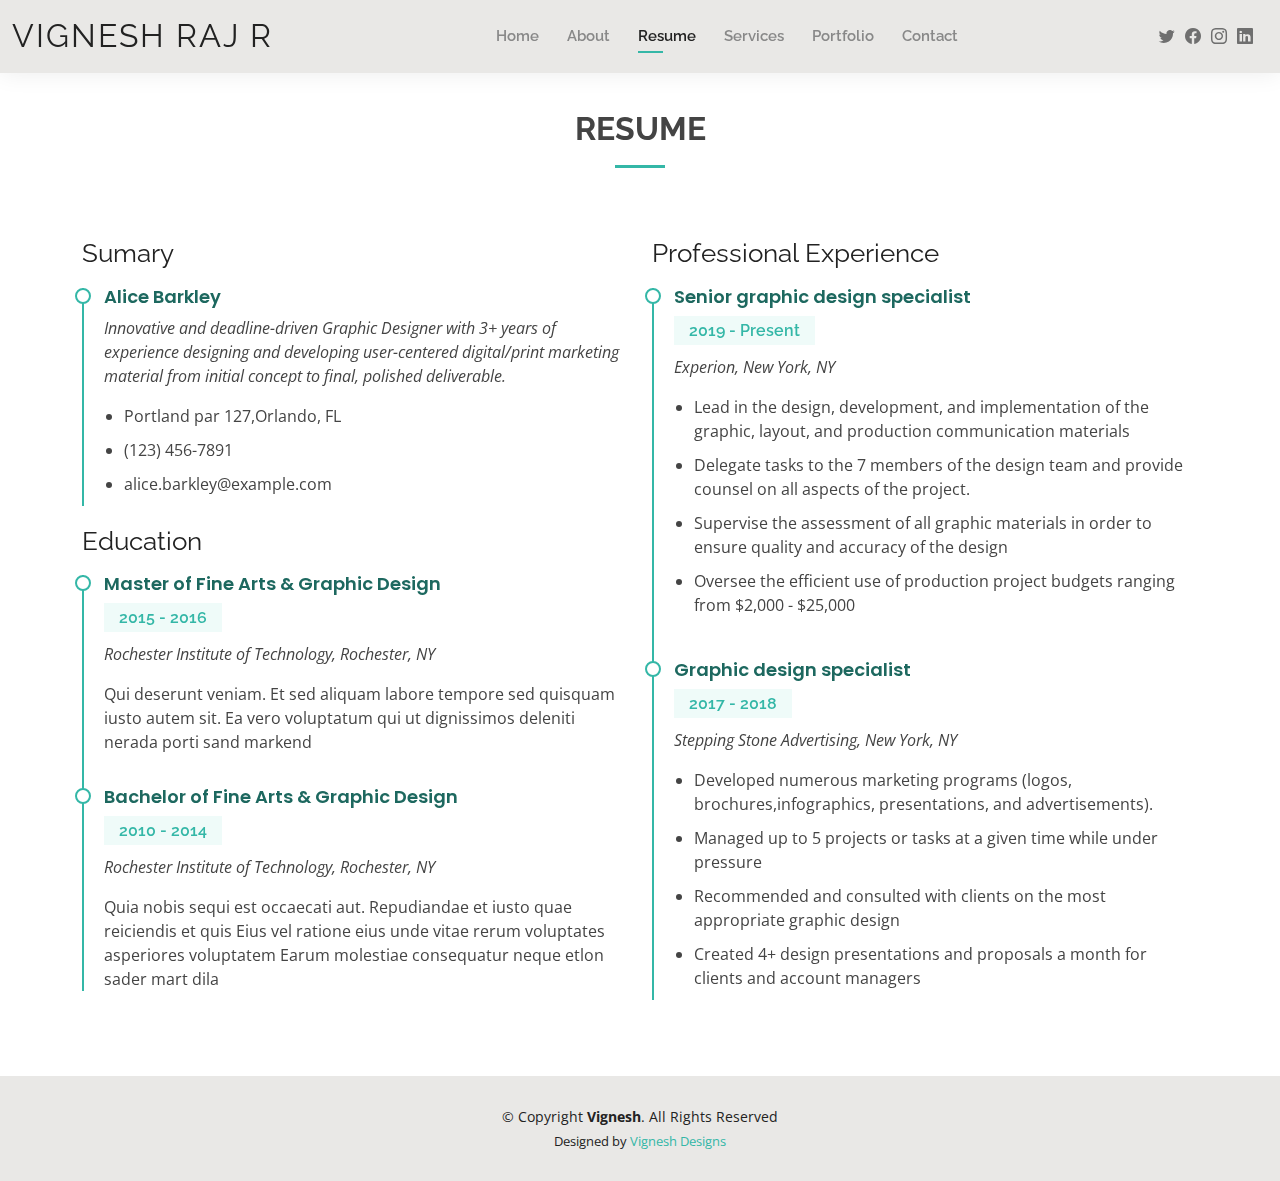
<file: resume.html>
<!DOCTYPE html>
<html lang="en">

<head>
  <meta charset="utf-8">
  <meta content="width=device-width, initial-scale=1.0" name="viewport">

  <title>Resume-Vignesh Raj R</title>
  <meta content="" name="description">
  <meta content="" name="keywords">

  <!-- Favicons -->
  <link href="assets/img/favicon.png" rel="icon">
  <link href="assets/img/apple-touch-icon.png" rel="apple-touch-icon">

  <!-- Google Fonts -->
  <link href="https://fonts.googleapis.com/css?family=Open+Sans:300,300i,400,400i,600,600i,700,700i|Raleway:300,300i,400,400i,500,500i,600,600i,700,700i|Poppins:300,300i,400,400i,500,500i,600,600i,700,700i" rel="stylesheet">

  <!-- Vendor CSS Files -->
  <link href="assets/vendor/aos/aos.css" rel="stylesheet">
  <link href="assets/vendor/bootstrap/css/bootstrap.min.css" rel="stylesheet">
  <link href="assets/vendor/bootstrap-icons/bootstrap-icons.css" rel="stylesheet">
  <link href="assets/vendor/boxicons/css/boxicons.min.css" rel="stylesheet">
  <link href="assets/vendor/glightbox/css/glightbox.min.css" rel="stylesheet">
  <link href="assets/vendor/swiper/swiper-bundle.min.css" rel="stylesheet">

  <!-- Template Main CSS File -->
  <link href="assets/css/style.css" rel="stylesheet">

  <!-- =======================================================
  * Template Name: Kelly - v4.7.0
  * Template URL: https://bootstrapmade.com/kelly-free-bootstrap-cv-resume-html-template/
  * Author: BootstrapMade.com
  * License: https://bootstrapmade.com/license/
  ======================================================== -->
</head>

<body>

  <!-- ======= Header ======= -->
  <header id="header" class="fixed-top">
    <div class="container-fluid d-flex justify-content-between align-items-center">

      <h1 class="logo me-auto me-lg-0"><a href="index.html">vignesh raj r</a></h1>
      <!-- Uncomment below if you prefer to use an image logo -->
      <!-- <a href="index.html" class="logo"><img src="assets/img/logo.png" alt="" class="img-fluid"></a>-->

      <nav id="navbar" class="navbar order-last order-lg-0">
        <ul>
          <li><a href="index.html">Home</a></li>
          <li><a href="about.html">About</a></li>
          <li><a class="active" href="resume.html">Resume</a></li>
          <li><a href="services.html">Services</a></li>
          <li><a href="portfolio.html">Portfolio</a></li>
          <li><a href="contact.html">Contact</a></li>
        </ul>
        <i class="bi bi-list mobile-nav-toggle"></i>
      </nav><!-- .navbar -->

      <div class="header-social-links">
        <a href="#" class="twitter"><i class="bi bi-twitter"></i></a>
        <a href="#" class="facebook"><i class="bi bi-facebook"></i></a>
        <a href="https://www.instagram.com/vigneshrajviki/" class="instagram"><i class="bi bi-instagram"></i></a>
        <a href="https://www.linkedin.com/in/vignesh-raj-r-bb926b184/" class="linkedin"><i class="bi bi-linkedin"></i></i></a>
      </div>

    </div>

  </header><!-- End Header -->

  <main id="main">

    <!-- ======= Resume Section ======= -->
    <section id="resume" class="resume">
      <div class="container" data-aos="fade-up">

        <div class="section-title">
          <h2>Resume</h2>
          
        </div>

        <div class="row">
          <div class="col-lg-6">
            <h3 class="resume-title">Sumary</h3>
            <div class="resume-item pb-0">
              <h4>Alice Barkley</h4>
              <p><em>Innovative and deadline-driven Graphic Designer with 3+ years of experience designing and developing user-centered digital/print marketing material from initial concept to final, polished deliverable.</em></p>
              <p>
              <ul>
                <li>Portland par 127,Orlando, FL</li>
                <li>(123) 456-7891</li>
                <li>alice.barkley@example.com</li>
              </ul>
              </p>
            </div>

            <h3 class="resume-title">Education</h3>
            <div class="resume-item">
              <h4>Master of Fine Arts &amp; Graphic Design</h4>
              <h5>2015 - 2016</h5>
              <p><em>Rochester Institute of Technology, Rochester, NY</em></p>
              <p>Qui deserunt veniam. Et sed aliquam labore tempore sed quisquam iusto autem sit. Ea vero voluptatum qui ut dignissimos deleniti nerada porti sand markend</p>
            </div>
            <div class="resume-item">
              <h4>Bachelor of Fine Arts &amp; Graphic Design</h4>
              <h5>2010 - 2014</h5>
              <p><em>Rochester Institute of Technology, Rochester, NY</em></p>
              <p>Quia nobis sequi est occaecati aut. Repudiandae et iusto quae reiciendis et quis Eius vel ratione eius unde vitae rerum voluptates asperiores voluptatem Earum molestiae consequatur neque etlon sader mart dila</p>
            </div>
          </div>
          <div class="col-lg-6">
            <h3 class="resume-title">Professional Experience</h3>
            <div class="resume-item">
              <h4>Senior graphic design specialist</h4>
              <h5>2019 - Present</h5>
              <p><em>Experion, New York, NY </em></p>
              <p>
              <ul>
                <li>Lead in the design, development, and implementation of the graphic, layout, and production communication materials</li>
                <li>Delegate tasks to the 7 members of the design team and provide counsel on all aspects of the project. </li>
                <li>Supervise the assessment of all graphic materials in order to ensure quality and accuracy of the design</li>
                <li>Oversee the efficient use of production project budgets ranging from $2,000 - $25,000</li>
              </ul>
              </p>
            </div>
            <div class="resume-item">
              <h4>Graphic design specialist</h4>
              <h5>2017 - 2018</h5>
              <p><em>Stepping Stone Advertising, New York, NY</em></p>
              <p>
              <ul>
                <li>Developed numerous marketing programs (logos, brochures,infographics, presentations, and advertisements).</li>
                <li>Managed up to 5 projects or tasks at a given time while under pressure</li>
                <li>Recommended and consulted with clients on the most appropriate graphic design</li>
                <li>Created 4+ design presentations and proposals a month for clients and account managers</li>
              </ul>
              </p>
            </div>
          </div>
        </div>

      </div>
    </section><!-- End Resume Section -->

  </main><!-- End #main -->

  <!-- ======= Footer ======= -->
  <footer id="footer">
    <div class="container">
      <div class="copyright">
        &copy; Copyright <strong><span>Vignesh</span></strong>. All Rights Reserved
      </div>
      <div class="credits">
        <!-- All the links in the footer should remain intact. -->
        <!-- You can delete the links only if you purchased the pro version. -->
        <!-- Licensing information: https://bootstrapmade.com/license/ -->
        <!-- Purchase the pro version with working PHP/AJAX contact form: https://bootstrapmade.com/kelly-free-bootstrap-cv-resume-html-template/ -->
        Designed by <a href="https://bootstrapmade.com/">Vignesh Designs</a>
      </div>
    </div>
  </footer><!-- End  Footer -->

  <div id="preloader"></div>
  <a href="#" class="back-to-top d-flex align-items-center justify-content-center"><i class="bi bi-arrow-up-short"></i></a>

  <!-- Vendor JS Files -->
  <script src="assets/vendor/purecounter/purecounter.js"></script>
  <script src="assets/vendor/aos/aos.js"></script>
  <script src="assets/vendor/bootstrap/js/bootstrap.bundle.min.js"></script>
  <script src="assets/vendor/glightbox/js/glightbox.min.js"></script>
  <script src="assets/vendor/isotope-layout/isotope.pkgd.min.js"></script>
  <script src="assets/vendor/swiper/swiper-bundle.min.js"></script>
  <script src="assets/vendor/waypoints/noframework.waypoints.js"></script>
  <script src="assets/vendor/php-email-form/validate.js"></script>

  <!-- Template Main JS File -->
  <script src="assets/js/main.js"></script>

</body>

</html>
</file>
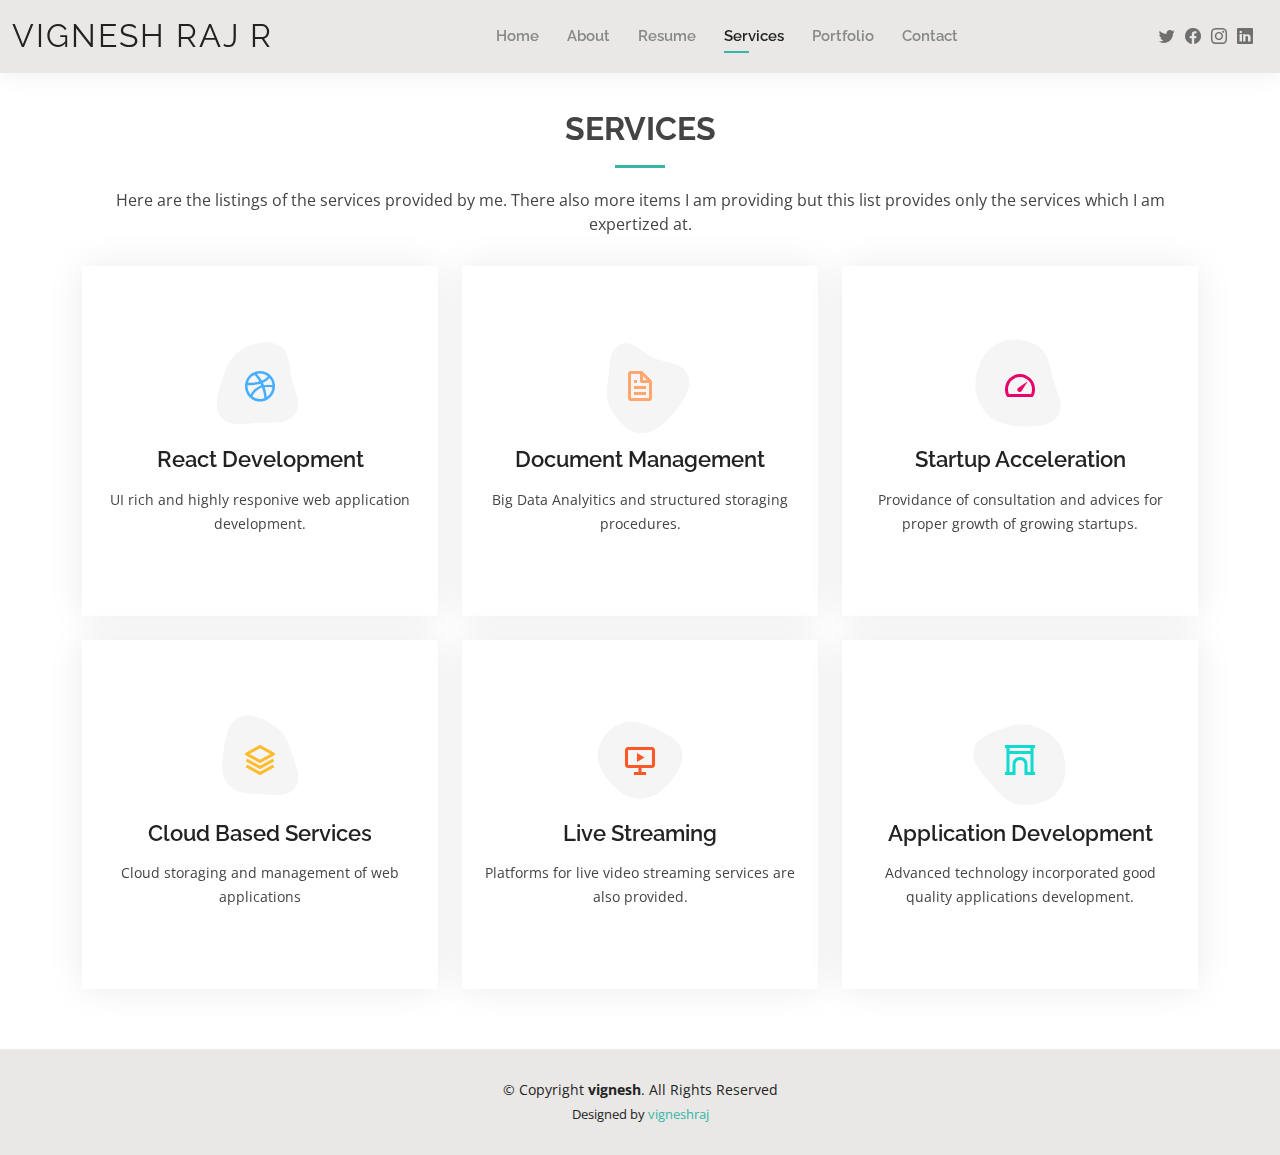
<file: services.html>
<!DOCTYPE html>
<html lang="en">

<head>
  <meta charset="utf-8">
  <meta content="width=device-width, initial-scale=1.0" name="viewport">

  <title>Services-Vignesh Raj R</title>
  <meta content="" name="description">
  <meta content="" name="keywords">

  <!-- Favicons -->
  <link href="assets/img/favicon.png" rel="icon">
  <link href="assets/img/apple-touch-icon.png" rel="apple-touch-icon">

  <!-- Google Fonts -->
  <link href="https://fonts.googleapis.com/css?family=Open+Sans:300,300i,400,400i,600,600i,700,700i|Raleway:300,300i,400,400i,500,500i,600,600i,700,700i|Poppins:300,300i,400,400i,500,500i,600,600i,700,700i" rel="stylesheet">

  <!-- Vendor CSS Files -->
  <link href="assets/vendor/aos/aos.css" rel="stylesheet">
  <link href="assets/vendor/bootstrap/css/bootstrap.min.css" rel="stylesheet">
  <link href="assets/vendor/bootstrap-icons/bootstrap-icons.css" rel="stylesheet">
  <link href="assets/vendor/boxicons/css/boxicons.min.css" rel="stylesheet">
  <link href="assets/vendor/glightbox/css/glightbox.min.css" rel="stylesheet">
  <link href="assets/vendor/swiper/swiper-bundle.min.css" rel="stylesheet">

  <!-- Template Main CSS File -->
  <link href="assets/css/style.css" rel="stylesheet">

  <!-- =======================================================
  * Template Name: Kelly - v4.7.0
  * Template URL: https://bootstrapmade.com/kelly-free-bootstrap-cv-resume-html-template/
  * Author: BootstrapMade.com
  * License: https://bootstrapmade.com/license/
  ======================================================== -->
</head>

<body>

  <!-- ======= Header ======= -->
  <header id="header" class="fixed-top">
    <div class="container-fluid d-flex justify-content-between align-items-center">

      <h1 class="logo me-auto me-lg-0"><a href="index.html">vignesh raj r</a></h1>
      <!-- Uncomment below if you prefer to use an image logo -->
      <!-- <a href="index.html" class="logo"><img src="assets/img/logo.png" alt="" class="img-fluid"></a>-->

      <nav id="navbar" class="navbar order-last order-lg-0">
        <ul>
          <li><a href="index.html">Home</a></li>
          <li><a href="about.html">About</a></li>
          <li><a href="resume.html">Resume</a></li>
          <li><a class="active" href="services.html">Services</a></li>
          <li><a href="portfolio.html">Portfolio</a></li>
          <li><a href="contact.html">Contact</a></li>
        </ul>
        <i class="bi bi-list mobile-nav-toggle"></i>
      </nav><!-- .navbar -->

      <div class="header-social-links">
        <a href="#" class="twitter"><i class="bi bi-twitter"></i></a>
        <a href="#" class="facebook"><i class="bi bi-facebook"></i></a>
        <a href="https://www.instagram.com/vigneshrajviki/" class="instagram"><i class="bi bi-instagram"></i></a>
        <a href="https://www.linkedin.com/in/vignesh-raj-r-bb926b184/" class="linkedin"><i class="bi bi-linkedin"></i></i></a>
      </div>

    </div>

  </header><!-- End Header -->

  <main id="main">

    <!-- ======= Services Section ======= -->
    <section id="services" class="services">
      <div class="container" data-aos="fade-up">

        <div class="section-title">
          <h2>Services</h2>
          <p>Here are the listings of the services provided by me. There also more items I am providing but this 
            list provides only the services which I am expertized at.
          </p>
        </div>

        <div class="row">
          <div class="col-lg-4 col-md-6 d-flex align-items-stretch" data-aos="zoom-in" data-aos-delay="100">
            <div class="icon-box iconbox-blue">
              <div class="icon">
                <svg width="100" height="100" viewBox="0 0 600 600" xmlns="http://www.w3.org/2000/svg">
                  <path stroke="none" stroke-width="0" fill="#f5f5f5" d="M300,521.0016835830174C376.1290562159157,517.8887921683347,466.0731472004068,529.7835943286574,510.70327084640275,468.03025145048787C554.3714126377745,407.6079735673963,508.03601936045806,328.9844924480964,491.2728898941984,256.3432110539036C474.5976632858925,184.082847569629,479.9380746630129,96.60480741107993,416.23090153303,58.64404602377083C348.86323505073057,18.502131276798302,261.93793281208167,40.57373210992963,193.5410806939664,78.93577620505333C130.42746243093433,114.334589627462,98.30271207620316,179.96522072025542,76.75703585869454,249.04625023123273C51.97151888228291,328.5150500222984,13.704378332031375,421.85034740162234,66.52175969318436,486.19268352777647C119.04800174914682,550.1803526380478,217.28368757567262,524.383925680826,300,521.0016835830174"></path>
                </svg>
                <i class="bx bxl-dribbble"></i>
              </div>
              <h4><a href="">React Development</a></h4>
              <p>UI rich and highly responive web application development.</p>
            </div>
          </div>

          <div class="col-lg-4 col-md-6 d-flex align-items-stretch mt-4 mt-md-0" data-aos="zoom-in" data-aos-delay="200">
            <div class="icon-box iconbox-orange ">
              <div class="icon">
                <svg width="100" height="100" viewBox="0 0 600 600" xmlns="http://www.w3.org/2000/svg">
                  <path stroke="none" stroke-width="0" fill="#f5f5f5" d="M300,582.0697525312426C382.5290701553225,586.8405444964366,449.9789794690241,525.3245884688669,502.5850820975895,461.55621195738473C556.606425686781,396.0723002908107,615.8543463187945,314.28637112970534,586.6730223649479,234.56875336149918C558.9533121215079,158.8439757836574,454.9685369536778,164.00468322053177,381.49747125262974,130.76875717737553C312.15926192815925,99.40240125094834,248.97055460311594,18.661163978235184,179.8680185752513,50.54337015887873C110.5421016452524,82.52863877960104,119.82277516462835,180.83849132639028,109.12597500060166,256.43424936330496C100.08760227029461,320.3096726198365,92.17705696193138,384.0621239912766,124.79988738764834,439.7174275375508C164.83382741302287,508.01625554203684,220.96474134820875,577.5009287672846,300,582.0697525312426"></path>
                </svg>
                <i class="bx bx-file"></i>
              </div>
              <h4><a href="">Document Management</a></h4>
              <p>Big Data Analyitics and structured storaging procedures.</p>
            </div>
          </div>

          <div class="col-lg-4 col-md-6 d-flex align-items-stretch mt-4 mt-lg-0" data-aos="zoom-in" data-aos-delay="300">
            <div class="icon-box iconbox-pink">
              <div class="icon">
                <svg width="100" height="100" viewBox="0 0 600 600" xmlns="http://www.w3.org/2000/svg">
                  <path stroke="none" stroke-width="0" fill="#f5f5f5" d="M300,541.5067337569781C382.14930387511276,545.0595476570109,479.8736841581634,548.3450877840088,526.4010558755058,480.5488172755941C571.5218469581645,414.80211281144784,517.5187510058486,332.0715597781072,496.52539010469104,255.14436215662573C477.37192572678356,184.95920475031193,473.57363656557914,105.61284051026155,413.0603344069578,65.22779650032875C343.27470386102294,18.654635553484475,251.2091493199835,5.337323636656869,175.0934190732945,40.62881213300186C97.87086631185822,76.43348514350839,51.98124368387456,156.15599469081315,36.44837278890362,239.84606092416172C21.716077023791087,319.22268207091537,43.775223500013084,401.1760424656574,96.891909868211,461.97329694683043C147.22146801428983,519.5804099606455,223.5754009179313,538.201503339737,300,541.5067337569781"></path>
                </svg>
                <i class="bx bx-tachometer"></i>
              </div>
              <h4><a href="">Startup Acceleration</a></h4>
              <p>Providance of consultation and advices for proper growth of growing startups.</p>
            </div>
          </div>

          <div class="col-lg-4 col-md-6 d-flex align-items-stretch mt-4" data-aos="zoom-in" data-aos-delay="100">
            <div class="icon-box iconbox-yellow">
              <div class="icon">
                <svg width="100" height="100" viewBox="0 0 600 600" xmlns="http://www.w3.org/2000/svg">
                  <path stroke="none" stroke-width="0" fill="#f5f5f5" d="M300,503.46388370962813C374.79870501325706,506.71871716319447,464.8034551963731,527.1746412648533,510.4981551193396,467.86667711651364C555.9287308511215,408.9015244558933,512.6030010748507,327.5744911775523,490.211057578863,256.5855673507754C471.097692560561,195.9906835881958,447.69079081568157,138.11976852964426,395.19560036434837,102.3242989838813C329.3053358748298,57.3949838291264,248.02791733380457,8.279543830951368,175.87071277845988,42.242879143198664C103.41431057327972,76.34704239035025,93.79494320519305,170.9812938413882,81.28167332365135,250.07896920659033C70.17666984294237,320.27484674793965,64.84698225790005,396.69656628748305,111.28512138212992,450.4950937839243C156.20124167950087,502.5303643271138,231.32542653798444,500.4755392045468,300,503.46388370962813"></path>
                </svg>
                <i class="bx bx-layer"></i>
              </div>
              <h4><a href="">Cloud Based Services</a></h4>
              <p>Cloud storaging and management of web applications</p>
            </div>
          </div>

          <div class="col-lg-4 col-md-6 d-flex align-items-stretch mt-4" data-aos="zoom-in" data-aos-delay="200">
            <div class="icon-box iconbox-red">
              <div class="icon">
                <svg width="100" height="100" viewBox="0 0 600 600" xmlns="http://www.w3.org/2000/svg">
                  <path stroke="none" stroke-width="0" fill="#f5f5f5" d="M300,532.3542879108572C369.38199826031484,532.3153073249985,429.10787420159085,491.63046689027357,474.5244479745417,439.17860296908856C522.8885846962883,383.3225815378663,569.1668002868075,314.3205725914397,550.7432151929288,242.7694973846089C532.6665558377875,172.5657663291529,456.2379748765914,142.6223662098291,390.3689995646985,112.34683881706744C326.66090330228417,83.06452184765237,258.84405631176094,53.51806209861945,193.32584062364296,78.48882559362697C121.61183558270385,105.82097193414197,62.805066853699245,167.19869350419734,48.57481801355237,242.6138429142374C34.843463184063346,315.3850353017275,76.69343916112496,383.4422959591041,125.22947124332185,439.3748458443577C170.7312796277747,491.8107796887764,230.57421082200815,532.3932930995766,300,532.3542879108572"></path>
                </svg>
                <i class="bx bx-slideshow"></i>
              </div>
              <h4><a href="">Live Streaming</a></h4>
              <p>Platforms for live video streaming services are also provided.</p>
            </div>
          </div>

          <div class="col-lg-4 col-md-6 d-flex align-items-stretch mt-4" data-aos="zoom-in" data-aos-delay="300">
            <div class="icon-box iconbox-teal">
              <div class="icon">
                <svg width="100" height="100" viewBox="0 0 600 600" xmlns="http://www.w3.org/2000/svg">
                  <path stroke="none" stroke-width="0" fill="#f5f5f5" d="M300,566.797414625762C385.7384707136149,576.1784315230908,478.7894351017131,552.8928747891023,531.9192734346935,484.94944893311C584.6109503024035,417.5663521118492,582.489472248146,322.67544863468447,553.9536738515405,242.03673114598146C529.1557734026468,171.96086150256528,465.24506316201064,127.66468636344209,395.9583748389544,100.7403814666027C334.2173773831606,76.7482773500951,269.4350130405921,84.62216499799875,207.1952322260088,107.2889140133804C132.92018162631612,134.33871894543012,41.79353780512637,160.00259165414826,22.644507872594943,236.69541883565114C3.319112789854554,314.0945973066697,72.72355303640163,379.243833228382,124.04198916343866,440.3218312028393C172.9286146004772,498.5055451809895,224.45579914871206,558.5317968840102,300,566.797414625762"></path>
                </svg>
                <i class="bx bx-arch"></i>
              </div>
              <h4><a href="">Application Development</a></h4>
              <p>Advanced technology incorporated good quality applications development.</p>
            </div>
          </div>

        </div>

      </div>
    </section><!-- End Services Section -->

  </main><!-- End #main -->

  <!-- ======= Footer ======= -->
  <footer id="footer">
    <div class="container">
      <div class="copyright">
        &copy; Copyright <strong><span>vignesh</span></strong>. All Rights Reserved
      </div>
      <div class="credits">
        <!-- All the links in the footer should remain intact. -->
        <!-- You can delete the links only if you purchased the pro version. -->
        <!-- Licensing information: https://bootstrapmade.com/license/ -->
        <!-- Purchase the pro version with working PHP/AJAX contact form: https://bootstrapmade.com/kelly-free-bootstrap-cv-resume-html-template/ -->
        Designed by <a href="https://bootstrapmade.com/">vigneshraj</a>
      </div>
    </div>
  </footer><!-- End  Footer -->

  <div id="preloader"></div>
  <a href="#" class="back-to-top d-flex align-items-center justify-content-center"><i class="bi bi-arrow-up-short"></i></a>

  <!-- Vendor JS Files -->
  <script src="assets/vendor/purecounter/purecounter.js"></script>
  <script src="assets/vendor/aos/aos.js"></script>
  <script src="assets/vendor/bootstrap/js/bootstrap.bundle.min.js"></script>
  <script src="assets/vendor/glightbox/js/glightbox.min.js"></script>
  <script src="assets/vendor/isotope-layout/isotope.pkgd.min.js"></script>
  <script src="assets/vendor/swiper/swiper-bundle.min.js"></script>
  <script src="assets/vendor/waypoints/noframework.waypoints.js"></script>
  <script src="assets/vendor/php-email-form/validate.js"></script>

  <!-- Template Main JS File -->
  <script src="assets/js/main.js"></script>

</body>

</html>
</file>
<file: assets/css/style.css>
/**
* Template Name: Kelly - v4.7.0
* Template URL: https://bootstrapmade.com/kelly-free-bootstrap-cv-resume-html-template/
* Author: BootstrapMade.com
* License: https://bootstrapmade.com/license/
*/

/*--------------------------------------------------------------
# General
--------------------------------------------------------------*/
body {
  font-family: "Open Sans", sans-serif;
  color: #444444;
}

a {
  color: #34b7a7;
  text-decoration: none;
}

a:hover {
  color: #51cdbe;
  text-decoration: none;
}

h1, h2, h3, h4, h5, h6 {
  font-family: "Raleway", sans-serif;
}

#main {
  margin-top: 50px;
}
@media (max-width: 992px) {
  #main {
    margin-top: 30px;
  }
}

/*--------------------------------------------------------------
# Preloader
--------------------------------------------------------------*/
#preloader {
  position: fixed;
  top: 0;
  left: 0;
  right: 0;
  bottom: 0;
  z-index: 9999;
  overflow: hidden;
  background: #fff;
}

#preloader:before {
  content: "";
  position: fixed;
  top: calc(50% - 30px);
  left: calc(50% - 30px);
  border: 6px solid #34b7a7;
  border-top-color: #dcf5f2;
  border-radius: 50%;
  width: 60px;
  height: 60px;
  -webkit-animation: animate-preloader 1s linear infinite;
  animation: animate-preloader 1s linear infinite;
}

@-webkit-keyframes animate-preloader {
  0% {
    transform: rotate(0deg);
  }
  100% {
    transform: rotate(360deg);
  }
}

@keyframes animate-preloader {
  0% {
    transform: rotate(0deg);
  }
  100% {
    transform: rotate(360deg);
  }
}
/*--------------------------------------------------------------
# Back to top button
--------------------------------------------------------------*/
.back-to-top {
  position: fixed;
  visibility: hidden;
  opacity: 0;
  right: 15px;
  bottom: 15px;
  z-index: 996;
  background: #34b7a7;
  width: 40px;
  height: 40px;
  border-radius: 50px;
  transition: all 0.4s;
}
.back-to-top i {
  font-size: 24px;
  color: #fff;
  line-height: 0;
}
.back-to-top:hover {
  background: #49cbbb;
  color: #fff;
}
.back-to-top.active {
  visibility: visible;
  opacity: 1;
}

/*--------------------------------------------------------------
# Header
--------------------------------------------------------------*/
#header {
  background: #e9e8e6;
  box-shadow: 0px 0px 25px 0 rgba(0, 0, 0, 0.08);
  z-index: 997;
  padding: 15px 0;
}
#header .logo {
  font-size: 32px;
  margin: 0;
  padding: 0;
  line-height: 1;
  font-weight: 400;
  letter-spacing: 2px;
  text-transform: uppercase;
}
#header .logo a {
  color: #222222;
}
#header .logo img {
  max-height: 40px;
}
@media (max-width: 992px) {
  #header .logo {
    font-size: 28px;
  }
}

/*--------------------------------------------------------------
# Header Social Links
--------------------------------------------------------------*/
.header-social-links {
  padding-right: 15px;
}
.header-social-links a {
  color: #6f6f6f;
  padding-left: 6px;
  display: inline-block;
  line-height: 0px;
  transition: 0.3s;
  font-size: 16px;
}
.header-social-links a:hover {
  color: #34b7a7;
}

/*--------------------------------------------------------------
# Navigation Menu
--------------------------------------------------------------*/
/**
* Desktop Navigation 
*/
.navbar {
  padding: 0;
}
.navbar ul {
  margin: 0;
  padding: 0;
  display: flex;
  list-style: none;
  align-items: center;
}
.navbar li {
  position: relative;
  padding: 10px 0 10px 28px;
}
.navbar a, .navbar a:focus {
  display: flex;
  align-items: center;
  justify-content: space-between;
  font-family: "Raleway", sans-serif;
  font-size: 15px;
  font-weight: 600;
  color: #888888;
  white-space: nowrap;
  transition: 0.3s;
  position: relative;
}
.navbar a i, .navbar a:focus i {
  font-size: 12px;
  line-height: 0;
  margin-left: 5px;
}
.navbar > ul > li > a:before {
  content: "";
  position: absolute;
  width: 0;
  height: 2px;
  bottom: -5px;
  left: 0;
  background-color: #34b7a7;
  visibility: hidden;
  width: 0px;
  transition: all 0.3s ease-in-out 0s;
}
.navbar a:hover:before, .navbar li:hover > a:before, .navbar .active:before {
  visibility: visible;
  width: 25px;
}
.navbar a:hover, .navbar .active, .navbar .active:focus, .navbar li:hover > a {
  color: #222222;
}
.navbar .dropdown ul {
  display: block;
  position: absolute;
  left: 14px;
  top: calc(100% + 30px);
  margin: 0;
  padding: 10px 0;
  z-index: 99;
  opacity: 0;
  visibility: hidden;
  background: #fff;
  box-shadow: 0px 0px 30px rgba(127, 137, 161, 0.25);
  transition: 0.3s;
  border-radius: 4px;
}
.navbar .dropdown ul li {
  min-width: 200px;
  padding: 0;
}
.navbar .dropdown ul a {
  padding: 10px 20px;
  font-size: 15px;
  text-transform: none;
  font-weight: 600;
}
.navbar .dropdown ul a i {
  font-size: 12px;
}
.navbar .dropdown ul a:hover, .navbar .dropdown ul .active:hover, .navbar .dropdown ul li:hover > a {
  color: #34b7a7;
}
.navbar .dropdown:hover > ul {
  opacity: 1;
  top: 100%;
  visibility: visible;
}
.navbar .dropdown .dropdown ul {
  top: 0;
  left: calc(100% - 30px);
  visibility: hidden;
}
.navbar .dropdown .dropdown:hover > ul {
  opacity: 1;
  top: 0;
  left: 100%;
  visibility: visible;
}
@media (max-width: 1366px) {
  .navbar .dropdown .dropdown ul {
    left: -90%;
  }
  .navbar .dropdown .dropdown:hover > ul {
    left: -100%;
  }
}

/**
* Mobile Navigation 
*/
.mobile-nav-toggle {
  color: #222222;
  font-size: 28px;
  cursor: pointer;
  display: none;
  line-height: 0;
  transition: 0.5s;
}
.mobile-nav-toggle.bi-x {
  color: #fff;
}

@media (max-width: 991px) {
  .mobile-nav-toggle {
    display: block;
  }

  .navbar ul {
    display: none;
  }
}
.navbar-mobile {
  position: fixed;
  overflow: hidden;
  top: 0;
  right: 0;
  left: 0;
  bottom: 0;
  background: rgba(9, 9, 9, 0.9);
  transition: 0.3s;
  z-index: 999;
}
.navbar-mobile .mobile-nav-toggle {
  position: absolute;
  top: 15px;
  right: 15px;
}
.navbar-mobile ul {
  display: block;
  position: absolute;
  top: 55px;
  right: 15px;
  bottom: 15px;
  left: 15px;
  padding: 10px 0;
  border-radius: 10px;
  background-color: #fff;
  overflow-y: auto;
  transition: 0.3s;
}
.navbar-mobile a, .navbar-mobile a:focus {
  font-size: 15px;
  padding-right: 15px;
  color: #222222;
}
.navbar-mobile a:hover, .navbar-mobile .active, .navbar-mobile li:hover > a {
  color: #34b7a7;
}
.navbar-mobile .getstarted, .navbar-mobile .getstarted:focus {
  margin: 15px;
}
.navbar-mobile .dropdown ul {
  position: static;
  display: none;
  margin: 10px 20px;
  padding: 10px 0;
  z-index: 99;
  opacity: 1;
  visibility: visible;
  background: #fff;
  box-shadow: 0px 0px 30px rgba(127, 137, 161, 0.25);
}
.navbar-mobile .dropdown ul li {
  min-width: 200px;
}
.navbar-mobile .dropdown ul a {
  padding: 10px 20px;
}
.navbar-mobile .dropdown ul a i {
  font-size: 12px;
}
.navbar-mobile .dropdown ul a:hover, .navbar-mobile .dropdown ul .active:hover, .navbar-mobile .dropdown ul li:hover > a {
  color: #34b7a7;
}
.navbar-mobile .dropdown > .dropdown-active {
  display: block;
}

/*--------------------------------------------------------------
# Hero Section
--------------------------------------------------------------*/
#hero {
  width: 100%;
  height: 100vh;
  background: url("../img/hero-bg.jpg") top right;
  background-size: cover;
}
#hero .container {
  padding-top: 70px;
  position: relative;
}
@media (max-width: 992px) {
  #hero .container {
    padding-top: 58px;
  }
}
#hero h1 {
  margin: 0;
  font-size: 48px;
  font-weight: 700;
  line-height: 56px;
  color: #222222;
}
#hero h2 {
  color: #6f6f6f;
  margin: 10px 0 0 0;
  font-size: 22px;
}
#hero .btn-about {
  font-family: "Raleway", sans-serif;
  text-transform: uppercase;
  font-weight: 600;
  font-size: 12px;
  letter-spacing: 1px;
  display: inline-block;
  padding: 12px 40px;
  border-radius: 50px;
  transition: 0.5s;
  margin-top: 30px;
  color: #fff;
  background: #34b7a7;
}
#hero .btn-about:hover {
  background: #3dc8b7;
}
@media (min-width: 1024px) {
  #hero {
    background-attachment: fixed;
  }
}
@media (max-width: 992px) {
  #hero:before {
    content: "";
    background: rgba(255, 255, 255, 0.8);
    position: absolute;
    bottom: 0;
    top: 0;
    left: 0;
    right: 0;
  }
  #hero h1 {
    font-size: 28px;
    line-height: 36px;
  }
  #hero h2 {
    font-size: 18px;
    line-height: 24px;
  }
}

/*--------------------------------------------------------------
# Sections General
--------------------------------------------------------------*/
section {
  padding: 60px 0;
}

.section-bg {
  background-color: #e7f8f6;
}

.section-title {
  text-align: center;
  padding-bottom: 30px;
}
.section-title h2 {
  font-size: 32px;
  font-weight: bold;
  text-transform: uppercase;
  margin-bottom: 20px;
  padding-bottom: 20px;
  position: relative;
}
.section-title h2::after {
  content: "";
  position: absolute;
  display: block;
  width: 50px;
  height: 3px;
  background: #34b7a7;
  bottom: 0;
  left: calc(50% - 25px);
}
.section-title p {
  margin-bottom: 0;
}

/*--------------------------------------------------------------
# Cta
--------------------------------------------------------------*/
.cta {
  background: linear-gradient(rgba(0, 0, 0, 0.6), rgba(0, 0, 0, 0.6)), url("../img/bg-1.jpg") fixed center center;
  background-size: cover;
  padding: 80px 0;
}
.cta h3 {
  color: #fff;
  font-size: 28px;
  font-weight: 700;
}
.cta p {
  color: #fff;
}
.cta .cta-btn {
  font-family: "Raleway", sans-serif;
  text-transform: uppercase;
  font-weight: 500;
  font-size: 16px;
  letter-spacing: 1px;
  display: inline-block;
  padding: 8px 20px;
  border-radius: 2px;
  transition: 0.5s;
  margin: 10px;
  border: 2px solid #fff;
  color: #fff;
}
.cta .cta-btn:hover {
  background: #34b7a7;
  border: 2px solid #34b7a7;
}
@media (max-width: 1024px) {
  .cta {
    background-attachment: scroll;
  }
}
@media (min-width: 769px) {
  .cta .cta-btn-container {
    display: flex;
    align-items: center;
    justify-content: flex-end;
  }
}

/*--------------------------------------------------------------
# About
--------------------------------------------------------------*/
.about .content h3 {
  font-weight: 700;
  font-size: 26px;
  color: #555555;
}
.about .content ul {
  list-style: none;
  padding: 0;
}
.about .content ul li {
  padding-bottom: 10px;
}
.about .content ul i {
  font-size: 20px;
  padding-right: 2px;
  color: #34b7a7;
}
.about .content p:last-child {
  margin-bottom: 0;
}

/*--------------------------------------------------------------
# Skills
--------------------------------------------------------------*/
.skills .progress {
  height: 60px;
  display: block;
  background: none;
  border-radius: 0;
}
.skills .progress .skill {
  padding: 10px 0;
  margin: 0 0 6px 0;
  text-transform: uppercase;
  display: block;
  font-weight: 600;
  font-family: "Poppins", sans-serif;
  color: #222222;
}
.skills .progress .skill .val {
  float: right;
  font-style: normal;
}
.skills .progress-bar-wrap {
  background: #f3f3f3;
}
.skills .progress-bar {
  width: 1px;
  height: 10px;
  transition: 0.9s;
  background-color: #34b7a7;
}

/*--------------------------------------------------------------
# Facts
--------------------------------------------------------------*/
.facts .counters span {
  font-size: 48px;
  display: block;
  color: #34b7a7;
}
.facts .counters p {
  padding: 0;
  margin: 0 0 20px 0;
  font-family: "Raleway", sans-serif;
  font-size: 14px;
}

/*--------------------------------------------------------------
# Testimonials
--------------------------------------------------------------*/
.testimonials .section-header {
  margin-bottom: 40px;
}
.testimonials .testimonials-carousel, .testimonials .testimonials-slider {
  overflow: hidden;
}
.testimonials .testimonial-item {
  text-align: center;
}
.testimonials .testimonial-item .testimonial-img {
  width: 120px;
  border-radius: 50%;
  border: 4px solid #fff;
  margin: 0 auto;
}
.testimonials .testimonial-item h3 {
  font-size: 20px;
  font-weight: bold;
  margin: 10px 0 5px 0;
  color: #111;
}
.testimonials .testimonial-item h4 {
  font-size: 14px;
  color: #999;
  margin: 0 0 15px 0;
}
.testimonials .testimonial-item .quote-icon-left, .testimonials .testimonial-item .quote-icon-right {
  color: #c8efea;
  font-size: 26px;
}
.testimonials .testimonial-item .quote-icon-left {
  display: inline-block;
  left: -5px;
  position: relative;
}
.testimonials .testimonial-item .quote-icon-right {
  display: inline-block;
  right: -5px;
  position: relative;
  top: 10px;
}
.testimonials .testimonial-item p {
  font-style: italic;
  margin: 0 auto 15px auto;
}
@media (min-width: 992px) {
  .testimonials .testimonial-item p {
    width: 80%;
  }
}
.testimonials .swiper-pagination {
  margin-top: 20px;
  position: relative;
}
.testimonials .swiper-pagination .swiper-pagination-bullet {
  width: 12px;
  height: 12px;
  background-color: #fff;
  opacity: 1;
  border: 1px solid #34b7a7;
}
.testimonials .swiper-pagination .swiper-pagination-bullet-active {
  background-color: #34b7a7;
}

/*--------------------------------------------------------------
# Resume
--------------------------------------------------------------*/
.resume .resume-title {
  font-size: 26px;
  font-weight: 400;
  margin-top: 20px;
  margin-bottom: 20px;
  color: #222222;
}
.resume .resume-item {
  padding: 0 0 20px 20px;
  margin-top: -2px;
  border-left: 2px solid #34b7a7;
  position: relative;
}
.resume .resume-item h4 {
  line-height: 18px;
  font-size: 18px;
  font-weight: 600;
  font-family: "Poppins", sans-serif;
  color: #1d685f;
  margin-bottom: 10px;
}
.resume .resume-item h5 {
  font-size: 16px;
  background: #effbf9;
  padding: 5px 15px;
  display: inline-block;
  font-weight: 600;
  margin-bottom: 10px;
  color: #34b7a7;
}
.resume .resume-item ul {
  padding-left: 20px;
}
.resume .resume-item ul li {
  padding-bottom: 10px;
}
.resume .resume-item:last-child {
  padding-bottom: 0;
}
.resume .resume-item::before {
  content: "";
  position: absolute;
  width: 16px;
  height: 16px;
  border-radius: 50px;
  left: -9px;
  top: 0;
  background: #fff;
  border: 2px solid #34b7a7;
}

/*--------------------------------------------------------------
# Services
--------------------------------------------------------------*/
.services .icon-box {
  text-align: center;
  padding: 70px 20px 80px 20px;
  transition: all ease-in-out 0.3s;
  background: #fff;
  box-shadow: 0px 0 35px 0 rgba(0, 0, 0, 0.08);
}
.services .icon-box .icon {
  margin: 0 auto;
  width: 100px;
  height: 100px;
  display: flex;
  align-items: center;
  justify-content: center;
  transition: ease-in-out 0.3s;
  position: relative;
}
.services .icon-box .icon i {
  font-size: 36px;
  transition: 0.5s;
  position: relative;
}
.services .icon-box .icon svg {
  position: absolute;
  top: 0;
  left: 0;
}
.services .icon-box .icon svg path {
  transition: 0.5s;
  fill: #f5f5f5;
}
.services .icon-box h4 {
  font-weight: 600;
  margin: 10px 0 15px 0;
  font-size: 22px;
}
.services .icon-box h4 a {
  color: #222222;
  transition: ease-in-out 0.3s;
}
.services .icon-box p {
  line-height: 24px;
  font-size: 14px;
  margin-bottom: 0;
}
.services .iconbox-blue i {
  color: #47aeff;
}
.services .iconbox-blue:hover .icon i {
  color: #fff;
}
.services .iconbox-blue:hover .icon path {
  fill: #47aeff;
}
.services .iconbox-orange i {
  color: #ffa76e;
}
.services .iconbox-orange:hover .icon i {
  color: #fff;
}
.services .iconbox-orange:hover .icon path {
  fill: #ffa76e;
}
.services .iconbox-pink i {
  color: #e80368;
}
.services .iconbox-pink:hover .icon i {
  color: #fff;
}
.services .iconbox-pink:hover .icon path {
  fill: #e80368;
}
.services .iconbox-yellow i {
  color: #ffbb2c;
}
.services .iconbox-yellow:hover .icon i {
  color: #fff;
}
.services .iconbox-yellow:hover .icon path {
  fill: #ffbb2c;
}
.services .iconbox-red i {
  color: #ff5828;
}
.services .iconbox-red:hover .icon i {
  color: #fff;
}
.services .iconbox-red:hover .icon path {
  fill: #ff5828;
}
.services .iconbox-teal i {
  color: #11dbcf;
}
.services .iconbox-teal:hover .icon i {
  color: #fff;
}
.services .iconbox-teal:hover .icon path {
  fill: #11dbcf;
}

/*--------------------------------------------------------------
# Portfolio
--------------------------------------------------------------*/
.portfolio .portfolio-item {
  margin-bottom: 30px;
}
.portfolio #portfolio-flters {
  padding: 0;
  margin: 0 auto 20px auto;
  list-style: none;
  text-align: center;
}
.portfolio #portfolio-flters li {
  cursor: pointer;
  display: inline-block;
  padding: 8px 16px 10px 16px;
  font-size: 13px;
  font-weight: 500;
  line-height: 1;
  text-transform: uppercase;
  color: #444444;
  margin-bottom: 5px;
  transition: all 0.3s ease-in-out;
  border-radius: 50px;
}
.portfolio #portfolio-flters li:hover, .portfolio #portfolio-flters li.filter-active {
  color: #fff;
  background: #34b7a7;
}
.portfolio #portfolio-flters li:last-child {
  margin-right: 0;
}
.portfolio .portfolio-wrap {
  transition: 0.3s;
  position: relative;
  overflow: hidden;
  z-index: 1;
  background: rgba(34, 34, 34, 0.6);
}
.portfolio .portfolio-wrap::before {
  content: "";
  background: rgba(34, 34, 34, 0.6);
  position: absolute;
  left: 0;
  right: 0;
  top: 0;
  bottom: 0;
  transition: all ease-in-out 0.3s;
  z-index: 2;
  opacity: 0;
}
.portfolio .portfolio-wrap img {
  transition: all ease-in-out 0.3s;
}
.portfolio .portfolio-wrap .portfolio-info {
  opacity: 0;
  position: absolute;
  top: 0;
  left: 0;
  right: 0;
  bottom: 0;
  z-index: 3;
  transition: all ease-in-out 0.3s;
  display: flex;
  flex-direction: column;
  justify-content: flex-end;
  align-items: flex-start;
  padding: 20px;
}
.portfolio .portfolio-wrap .portfolio-info h4 {
  font-size: 20px;
  color: #fff;
  font-weight: 600;
}
.portfolio .portfolio-wrap .portfolio-info p {
  color: rgba(255, 255, 255, 0.7);
  font-size: 14px;
  text-transform: uppercase;
  padding: 0;
  margin: 0;
  font-style: italic;
}
.portfolio .portfolio-wrap .portfolio-links {
  text-align: center;
  z-index: 4;
}
.portfolio .portfolio-wrap .portfolio-links a {
  color: #fff;
  margin: 0 5px 0 0;
  font-size: 28px;
  display: inline-block;
  transition: 0.3s;
}
.portfolio .portfolio-wrap .portfolio-links a:hover {
  color: #78d9cd;
}
.portfolio .portfolio-wrap:hover::before {
  opacity: 1;
}
.portfolio .portfolio-wrap:hover img {
  transform: scale(1.2);
}
.portfolio .portfolio-wrap:hover .portfolio-info {
  opacity: 1;
}

/*--------------------------------------------------------------
# Portfolio Details
--------------------------------------------------------------*/
.portfolio-details {
  padding-top: 0;
}
.portfolio-details .portfolio-details-slider img {
  width: 100%;
}
.portfolio-details .portfolio-details-slider .swiper-pagination {
  margin-top: 20px;
  position: relative;
}
.portfolio-details .portfolio-details-slider .swiper-pagination .swiper-pagination-bullet {
  width: 12px;
  height: 12px;
  background-color: #fff;
  opacity: 1;
  border: 1px solid #34b7a7;
}
.portfolio-details .portfolio-details-slider .swiper-pagination .swiper-pagination-bullet-active {
  background-color: #34b7a7;
}
.portfolio-details .portfolio-info {
  padding: 30px;
  box-shadow: 0px 0 30px rgba(34, 34, 34, 0.08);
}
.portfolio-details .portfolio-info h3 {
  font-size: 22px;
  font-weight: 700;
  margin-bottom: 20px;
  padding-bottom: 20px;
  border-bottom: 1px solid #eee;
}
.portfolio-details .portfolio-info ul {
  list-style: none;
  padding: 0;
  font-size: 15px;
}
.portfolio-details .portfolio-info ul li + li {
  margin-top: 10px;
}
.portfolio-details .portfolio-description {
  padding-top: 30px;
}
.portfolio-details .portfolio-description h2 {
  font-size: 26px;
  font-weight: 700;
  margin-bottom: 20px;
}
.portfolio-details .portfolio-description p {
  padding: 0;
}

/*--------------------------------------------------------------
# Contact
--------------------------------------------------------------*/
.contact .info {
  width: 100%;
  background: #fff;
}
.contact .info i {
  font-size: 20px;
  color: #34b7a7;
  float: left;
  width: 44px;
  height: 44px;
  background: #effbf9;
  display: flex;
  justify-content: center;
  align-items: center;
  border-radius: 50px;
  transition: all 0.3s ease-in-out;
}
.contact .info h4 {
  padding: 0 0 0 60px;
  font-size: 22px;
  font-weight: 600;
  margin-bottom: 5px;
  color: #222222;
}
.contact .info p {
  padding: 0 0 0 60px;
  margin-bottom: 0;
  font-size: 14px;
  color: #555555;
}
.contact .info .email, .contact .info .phone {
  margin-top: 40px;
}
.contact .info .email:hover i, .contact .info .address:hover i, .contact .info .phone:hover i {
  background: #34b7a7;
  color: #fff;
}
.contact .php-email-for {
  width: 100%;
  background: #fff;
}
.contact .php-email-for .form-group {
  padding-bottom: 8px;
}
.contact .php-email-for .error-message {
  display: none;
  color: #fff;
  background: #ed3c0d;
  text-align: center;
  padding: 15px;
  font-weight: 600;
}
.contact .php-email-for .sent-message {
  display: none;
  color: #fff;
  background: #18d26e;
  text-align: center;
  padding: 15px;
  font-weight: 600;
}
.contact .php-email-for .loading {
  display: none;
  background: #fff;
  text-align: center;
  padding: 15px;
}
.contact .php-email-for .loading:before {
  content: "";
  display: inline-block;
  border-radius: 50%;
  width: 24px;
  height: 24px;
  margin: 0 10px -6px 0;
  border: 3px solid #18d26e;
  border-top-color: #eee;
  -webkit-animation: animate-loading 1s linear infinite;
  animation: animate-loading 1s linear infinite;
}
.contact .php-email-for input, .contact .php-email-for textarea {
  border-radius: 4px;
  box-shadow: none;
  font-size: 14px;
}
.contact .php-email-for input:focus, .contact .php-email-for textarea:focus {
  border-color: #34b7a7;
}
.contact .php-email-for input {
  height: 44px;
}
.contact .php-email-for textarea {
  padding: 10px 12px;
}
.contact .php-email-for button[type=submit] {
  background: #34b7a7;
  border: 0;
  padding: 10px 30px 12px 30px;
  color: #fff;
  transition: 0.4s;
  border-radius: 50px;
}
.contact .php-email-for button[type=submit]:hover {
  background: #3dc8b7;
}
@-webkit-keyframes animate-loading {
  0% {
    transform: rotate(0deg);
  }
  100% {
    transform: rotate(360deg);
  }
}
@keyframes animate-loading {
  0% {
    transform: rotate(0deg);
  }
  100% {
    transform: rotate(360deg);
  }
}

/*--------------------------------------------------------------
# Footer
--------------------------------------------------------------*/
#footer {
  background: #e9e8e6;
  padding: 30px 0;
  color: #222222;
  font-size: 14px;
  text-align: center;
}
#footer .credits {
  padding-top: 5px;
  font-size: 13px;
}
#footer .credits a {
  color: #34b7a7;
}
</file>
